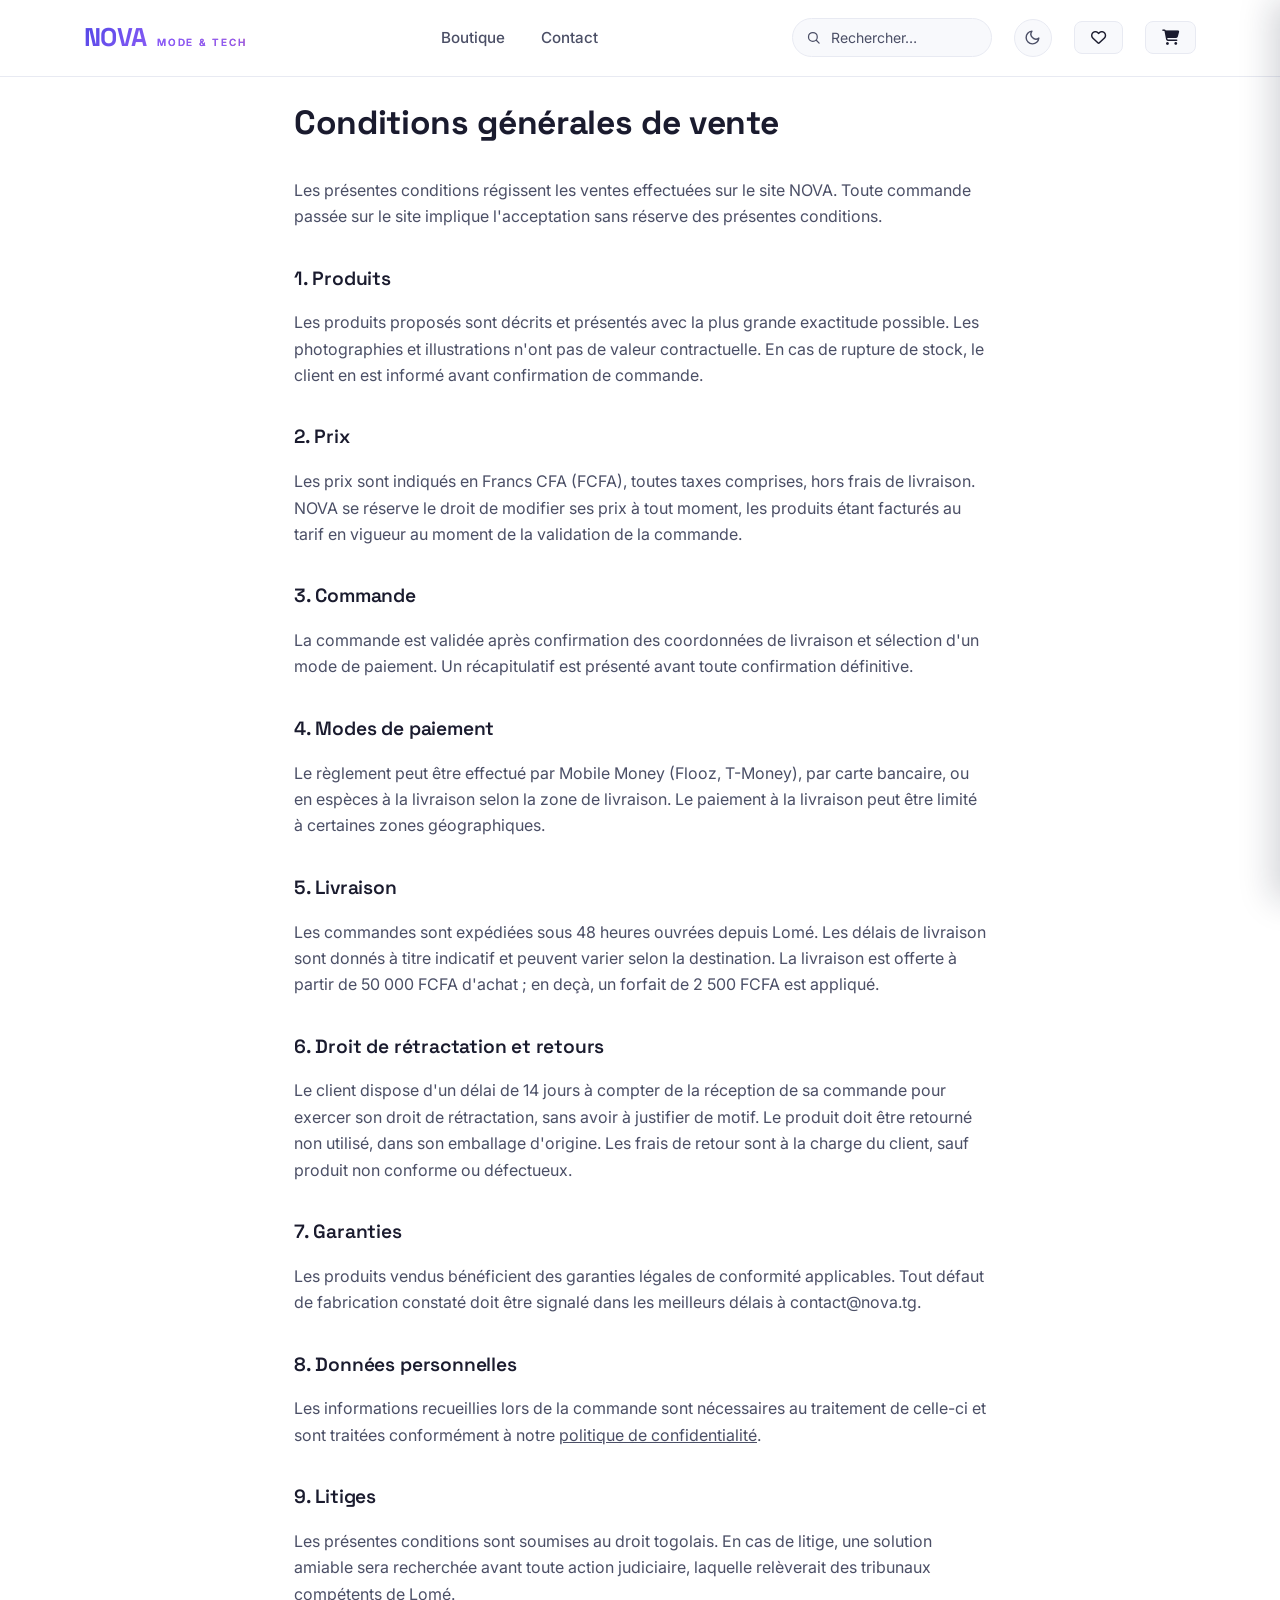
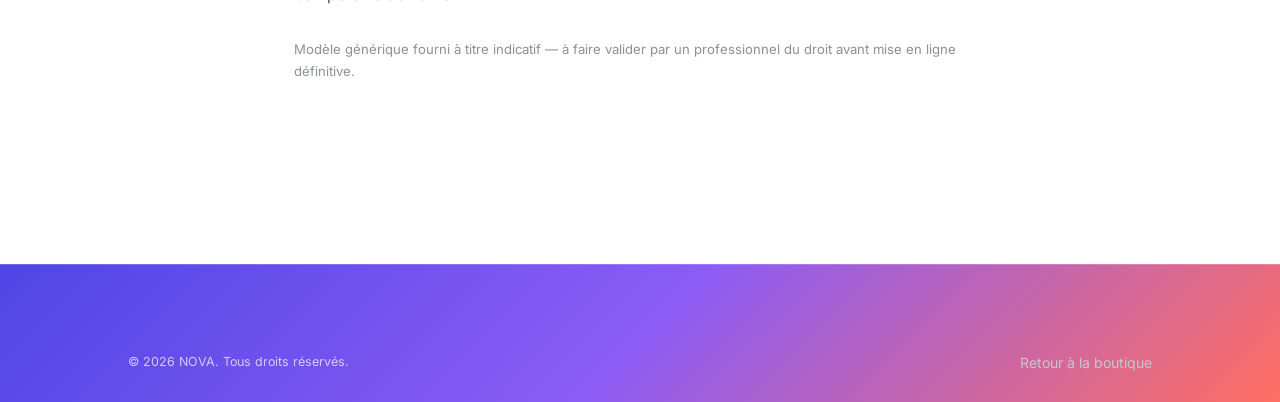
<file: cgv.html>
<!DOCTYPE html>
<html lang="fr">
<head>
<meta charset="UTF-8">
<meta name="viewport" content="width=device-width, initial-scale=1.0">
<title>Conditions générales de vente — NOVA</title>
<link rel="stylesheet" href="css/style.css">
<!-- v5 : favicon + Open Graph (partage WhatsApp / Facebook / X) -->
<link rel="icon" type="image/svg+xml" href="favicon.svg">
<link rel="icon" type="image/png" sizes="32x32" href="favicon-32.png">
<link rel="apple-touch-icon" sizes="180x180" href="apple-touch-icon.png">
<meta property="og:type" content="website">
<meta property="og:site_name" content="NOVA — Mode &amp; Tech">
<meta property="og:title" content="NOVA — Mode & Tech pour la ville">
<meta property="og:description" content="Mode urbaine et tech du quotidien : vêtements, accessoires, smartphones et montres connectées. Livraison rapide depuis Lomé, Togo. Paiement Mobile Money, carte ou à la livraison.">
<meta property="og:image" content="https://majestic-khapse-fc0d25.netlify.app/og-image.png">
<meta property="og:image:width" content="1200">
<meta property="og:image:height" content="630">
<meta property="og:url" content="https://majestic-khapse-fc0d25.netlify.app/index.html">
<meta property="og:locale" content="fr_FR">
<meta name="twitter:card" content="summary_large_image">
<meta name="twitter:title" content="NOVA — Mode & Tech pour la ville">
<meta name="twitter:description" content="Mode urbaine et tech du quotidien : vêtements, accessoires, smartphones et montres connectées. Livraison rapide depuis Lomé, Togo. Paiement Mobile Money, carte ou à la livraison.">
<meta name="twitter:image" content="https://majestic-khapse-fc0d25.netlify.app/og-image.png">
<!-- Google tag (gtag.js) -->
<script async src="https://www.googletagmanager.com/gtag/js?id=G-C248112KW1"></script>
<script>
  window.dataLayer = window.dataLayer || [];
  function gtag(){dataLayer.push(arguments);}
  gtag('js', new Date());

  gtag('config', 'G-C248112KW1');
</script>
<link rel="stylesheet" href="https://cdnjs.cloudflare.com/ajax/libs/font-awesome/6.4.0/css/all.min.css">
<!-- v6 : PWA — site installable sur mobile (icône écran d'accueil + mode plein écran) -->
<meta name="theme-color" content="#4F46E5">
<link rel="manifest" href="manifest.json">
<meta name="apple-mobile-web-app-capable" content="yes">
<meta name="apple-mobile-web-app-status-bar-style" content="default">
<meta name="apple-mobile-web-app-title" content="NOVA">
<script src="js/theme.js"></script>
</head>
<body>

<header class="entete">
  <div class="nav enveloppe">
    <a href="index.html" class="logo">NOVA<span>MODE &amp; TECH</span></a>
    <nav class="nav-liens">
      <a href="index.html">Boutique</a>
      <a href="contact.html">Contact</a>
    </nav>
    <div class="nav-actions">
      <form class="recherche-form" role="search" action="index.html" method="get" data-recherche>
        <input type="search" class="recherche-input" name="q" placeholder="Rechercher…" aria-label="Rechercher un produit" autocomplete="off">
      </form>
      <button type="button" class="bouton-theme" data-bascule-theme aria-label="Basculer le mode sombre / clair" title="Mode sombre / clair"><svg class="icone-lune" viewBox="0 0 24 24" width="17" height="17" fill="none" stroke="currentColor" stroke-width="2" stroke-linecap="round" stroke-linejoin="round" aria-hidden="true"><path d="M21 12.79A9 9 0 1 1 11.21 3 7 7 0 0 0 21 12.79z"/></svg><svg class="icone-soleil" viewBox="0 0 24 24" width="17" height="17" fill="none" stroke="currentColor" stroke-width="2" stroke-linecap="round" aria-hidden="true"><circle cx="12" cy="12" r="4"/><path d="M12 2v2M12 20v2M4.9 4.9l1.4 1.4M17.7 17.7l1.4 1.4M2 12h2M20 12h2M4.9 19.1l1.4-1.4M17.7 6.3l1.4-1.4"/></svg></button>
      <a href="favoris.html" class="lien-panier"><i class="fa-regular fa-heart"></i> <span class="badge-panier badge-favoris" data-badge-favoris style="display:none;">0</span></a>
      <a href="panier.html" class="lien-panier"><i class="fa-solid fa-cart-shopping"></i> <span class="badge-panier" data-badge-panier style="display:none;">0</span></a>
      <button type="button" class="bouton-menu" id="bouton-menu-ouvrir" aria-label="Ouvrir le menu">
        <span></span><span></span><span></span>
      </button>
    </div>
  </div>
</header>

<div class="page-contenu">
  <h1>Conditions générales de vente</h1>
  <p>Les présentes conditions régissent les ventes effectuées sur le site NOVA. Toute commande passée sur le site implique l'acceptation sans réserve des présentes conditions.</p>

  <h2>1. Produits</h2>
  <p>Les produits proposés sont décrits et présentés avec la plus grande exactitude possible. Les photographies et illustrations n'ont pas de valeur contractuelle. En cas de rupture de stock, le client en est informé avant confirmation de commande.</p>

  <h2>2. Prix</h2>
  <p>Les prix sont indiqués en Francs CFA (FCFA), toutes taxes comprises, hors frais de livraison. NOVA se réserve le droit de modifier ses prix à tout moment, les produits étant facturés au tarif en vigueur au moment de la validation de la commande.</p>

  <h2>3. Commande</h2>
  <p>La commande est validée après confirmation des coordonnées de livraison et sélection d'un mode de paiement. Un récapitulatif est présenté avant toute confirmation définitive.</p>

  <h2>4. Modes de paiement</h2>
  <p>Le règlement peut être effectué par Mobile Money (Flooz, T-Money), par carte bancaire, ou en espèces à la livraison selon la zone de livraison. Le paiement à la livraison peut être limité à certaines zones géographiques.</p>

  <h2>5. Livraison</h2>
  <p>Les commandes sont expédiées sous 48 heures ouvrées depuis Lomé. Les délais de livraison sont donnés à titre indicatif et peuvent varier selon la destination. La livraison est offerte à partir de 50 000 FCFA d'achat ; en deçà, un forfait de 2 500 FCFA est appliqué.</p>

  <h2>6. Droit de rétractation et retours</h2>
  <p>Le client dispose d'un délai de 14 jours à compter de la réception de sa commande pour exercer son droit de rétractation, sans avoir à justifier de motif. Le produit doit être retourné non utilisé, dans son emballage d'origine. Les frais de retour sont à la charge du client, sauf produit non conforme ou défectueux.</p>

  <h2>7. Garanties</h2>
  <p>Les produits vendus bénéficient des garanties légales de conformité applicables. Tout défaut de fabrication constaté doit être signalé dans les meilleurs délais à contact@nova.tg.</p>

  <h2>8. Données personnelles</h2>
  <p>Les informations recueillies lors de la commande sont nécessaires au traitement de celle-ci et sont traitées conformément à notre <a href="confidentialite.html" style="text-decoration:underline;">politique de confidentialité</a>.</p>

  <h2>9. Litiges</h2>
  <p>Les présentes conditions sont soumises au droit togolais. En cas de litige, une solution amiable sera recherchée avant toute action judiciaire, laquelle relèverait des tribunaux compétents de Lomé.</p>

  <p style="margin-top:32px; font-size:0.82rem; color:#8a9096;">Modèle générique fourni à titre indicatif — à faire valider par un professionnel du droit avant mise en ligne définitive.</p>
</div>

<footer class="pied">
  <div class="enveloppe pied-bas" style="border-top:none;">
     <span>© 2026 NOVA. Tous droits réservés.</span>
    <span><a href="index.html" style="color:#c3c8cc;">Retour à la boutique</a></span>
  </div>
</footer>
<script src="js/panier.js"></script>
<script src="js/boutique.js"></script>
<script src="js/effets.js"></script>
<script src="js/menu.js"></script>
</body>
</html>
</file>
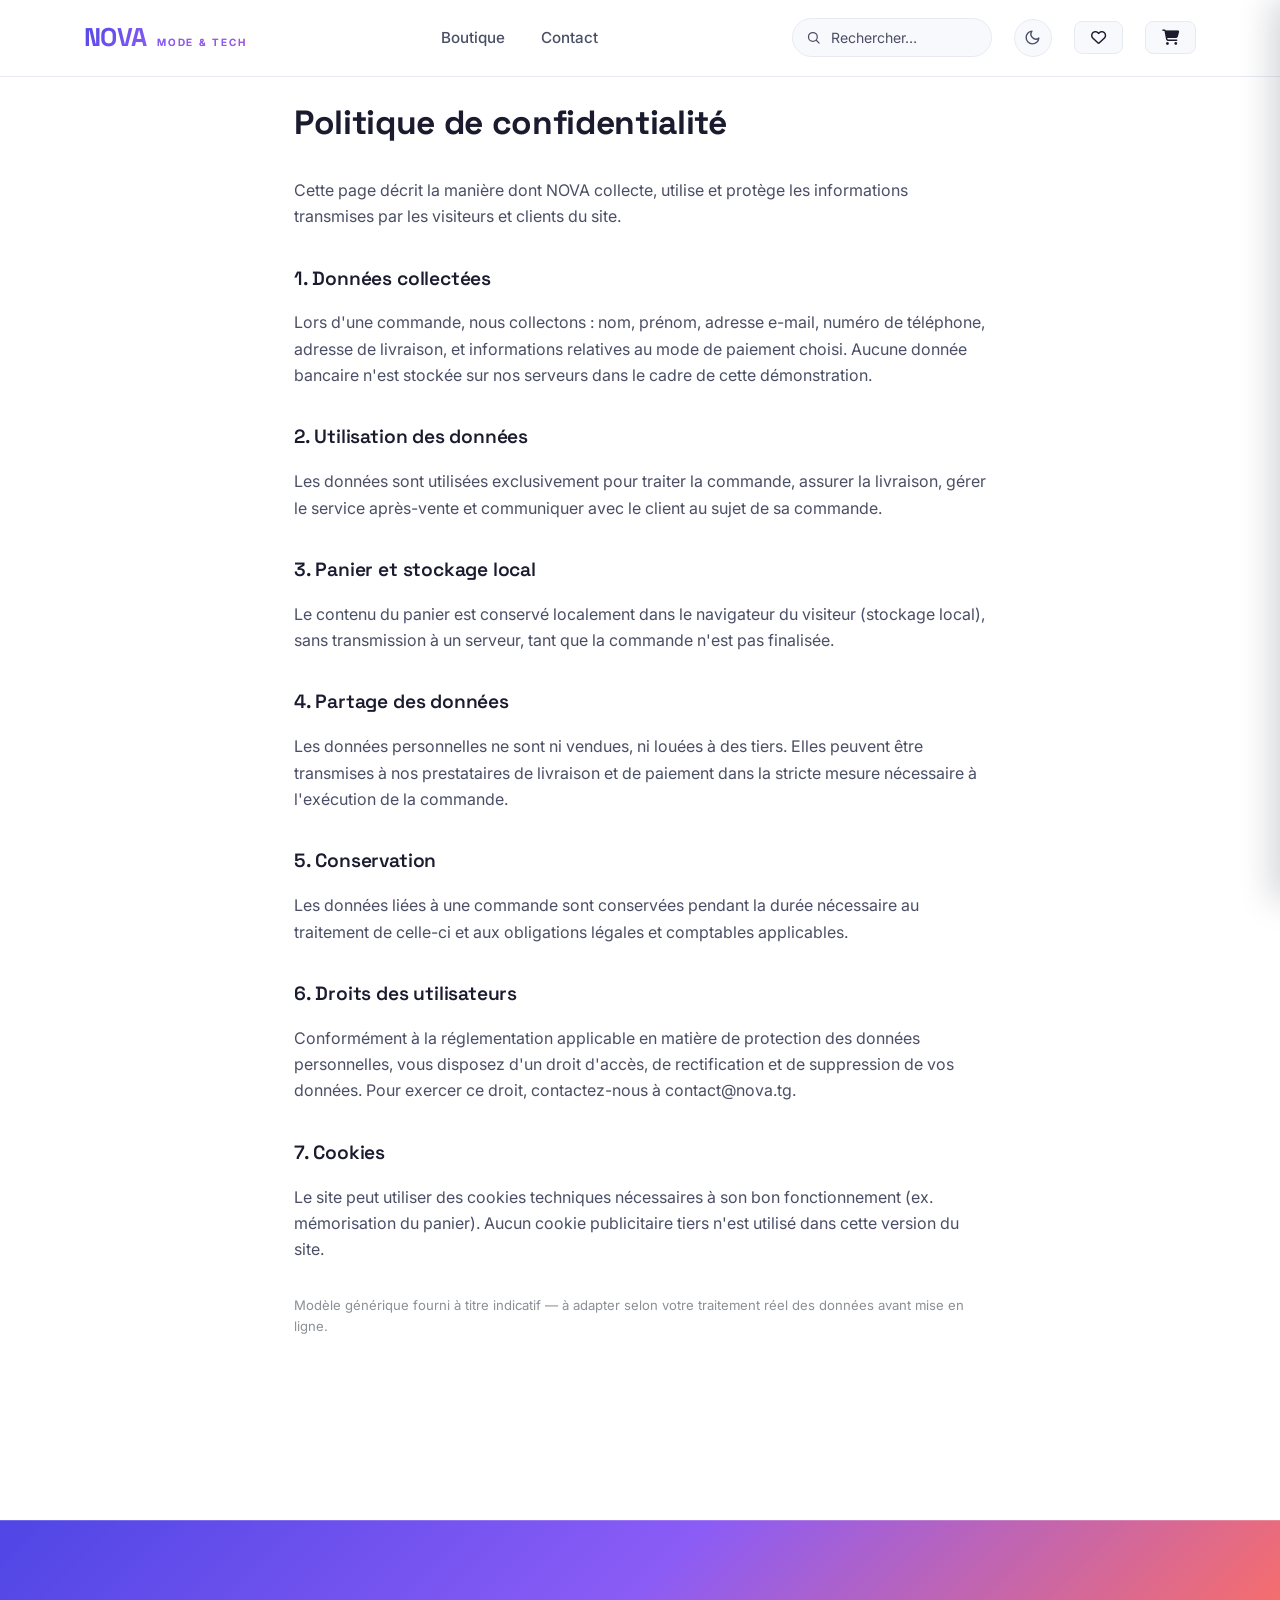
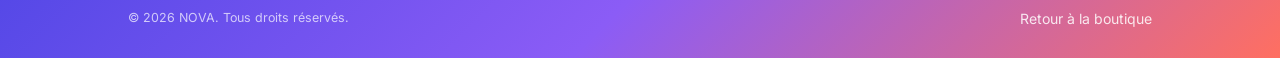
<file: confidentialite.html>
<!DOCTYPE html>
<html lang="fr">
<head>
<meta charset="UTF-8">
<meta name="viewport" content="width=device-width, initial-scale=1.0">
<title>Politique de confidentialité — NOVA</title>
<link rel="stylesheet" href="css/style.css">
<!-- v5 : favicon + Open Graph (partage WhatsApp / Facebook / X) -->
<link rel="icon" type="image/svg+xml" href="favicon.svg">
<link rel="icon" type="image/png" sizes="32x32" href="favicon-32.png">
<link rel="apple-touch-icon" sizes="180x180" href="apple-touch-icon.png">
<meta property="og:type" content="website">
<meta property="og:site_name" content="NOVA — Mode &amp; Tech">
<meta property="og:title" content="NOVA — Mode & Tech pour la ville">
<meta property="og:description" content="Mode urbaine et tech du quotidien : vêtements, accessoires, smartphones et montres connectées. Livraison rapide depuis Lomé, Togo. Paiement Mobile Money, carte ou à la livraison.">
<meta property="og:image" content="https://majestic-khapse-fc0d25.netlify.app/og-image.png">
<meta property="og:image:width" content="1200">
<meta property="og:image:height" content="630">
<meta property="og:url" content="https://majestic-khapse-fc0d25.netlify.app/index.html">
<meta property="og:locale" content="fr_FR">
<meta name="twitter:card" content="summary_large_image">
<meta name="twitter:title" content="NOVA — Mode & Tech pour la ville">
<meta name="twitter:description" content="Mode urbaine et tech du quotidien : vêtements, accessoires, smartphones et montres connectées. Livraison rapide depuis Lomé, Togo. Paiement Mobile Money, carte ou à la livraison.">
<meta name="twitter:image" content="https://majestic-khapse-fc0d25.netlify.app/og-image.png">
<!-- Google tag (gtag.js) -->
<script async src="https://www.googletagmanager.com/gtag/js?id=G-C248112KW1"></script>
<script>
  window.dataLayer = window.dataLayer || [];
  function gtag(){dataLayer.push(arguments);}
  gtag('js', new Date());

  gtag('config', 'G-C248112KW1');
</script>
<link rel="stylesheet" href="https://cdnjs.cloudflare.com/ajax/libs/font-awesome/6.4.0/css/all.min.css">
<!-- v6 : PWA — site installable sur mobile (icône écran d'accueil + mode plein écran) -->
<meta name="theme-color" content="#4F46E5">
<link rel="manifest" href="manifest.json">
<meta name="apple-mobile-web-app-capable" content="yes">
<meta name="apple-mobile-web-app-status-bar-style" content="default">
<meta name="apple-mobile-web-app-title" content="NOVA">
<script src="js/theme.js"></script>
</head>
<body>

<header class="entete">
  <div class="nav enveloppe">
    <a href="index.html" class="logo">NOVA<span>MODE &amp; TECH</span></a>
    <nav class="nav-liens">
      <a href="index.html">Boutique</a>
      <a href="contact.html">Contact</a>
    </nav>
    <div class="nav-actions">
      <form class="recherche-form" role="search" action="index.html" method="get" data-recherche>
        <input type="search" class="recherche-input" name="q" placeholder="Rechercher…" aria-label="Rechercher un produit" autocomplete="off">
      </form>
      <button type="button" class="bouton-theme" data-bascule-theme aria-label="Basculer le mode sombre / clair" title="Mode sombre / clair"><svg class="icone-lune" viewBox="0 0 24 24" width="17" height="17" fill="none" stroke="currentColor" stroke-width="2" stroke-linecap="round" stroke-linejoin="round" aria-hidden="true"><path d="M21 12.79A9 9 0 1 1 11.21 3 7 7 0 0 0 21 12.79z"/></svg><svg class="icone-soleil" viewBox="0 0 24 24" width="17" height="17" fill="none" stroke="currentColor" stroke-width="2" stroke-linecap="round" aria-hidden="true"><circle cx="12" cy="12" r="4"/><path d="M12 2v2M12 20v2M4.9 4.9l1.4 1.4M17.7 17.7l1.4 1.4M2 12h2M20 12h2M4.9 19.1l1.4-1.4M17.7 6.3l1.4-1.4"/></svg></button>
      <a href="favoris.html" class="lien-panier"><i class="fa-regular fa-heart"></i> <span class="badge-panier badge-favoris" data-badge-favoris style="display:none;">0</span></a>
      <a href="panier.html" class="lien-panier"><i class="fa-solid fa-cart-shopping"></i> <span class="badge-panier" data-badge-panier style="display:none;">0</span></a>
      <button type="button" class="bouton-menu" id="bouton-menu-ouvrir" aria-label="Ouvrir le menu">
        <span></span><span></span><span></span>
      </button>
    </div>
  </div>
</header>

<div class="page-contenu">
  <h1>Politique de confidentialité</h1>
  <p>Cette page décrit la manière dont NOVA collecte, utilise et protège les informations transmises par les visiteurs et clients du site.</p>

  <h2>1. Données collectées</h2>
  <p>Lors d'une commande, nous collectons : nom, prénom, adresse e-mail, numéro de téléphone, adresse de livraison, et informations relatives au mode de paiement choisi. Aucune donnée bancaire n'est stockée sur nos serveurs dans le cadre de cette démonstration.</p>

  <h2>2. Utilisation des données</h2>
  <p>Les données sont utilisées exclusivement pour traiter la commande, assurer la livraison, gérer le service après-vente et communiquer avec le client au sujet de sa commande.</p>

  <h2>3. Panier et stockage local</h2>
  <p>Le contenu du panier est conservé localement dans le navigateur du visiteur (stockage local), sans transmission à un serveur, tant que la commande n'est pas finalisée.</p>

  <h2>4. Partage des données</h2>
  <p>Les données personnelles ne sont ni vendues, ni louées à des tiers. Elles peuvent être transmises à nos prestataires de livraison et de paiement dans la stricte mesure nécessaire à l'exécution de la commande.</p>

  <h2>5. Conservation</h2>
  <p>Les données liées à une commande sont conservées pendant la durée nécessaire au traitement de celle-ci et aux obligations légales et comptables applicables.</p>

  <h2>6. Droits des utilisateurs</h2>
  <p>Conformément à la réglementation applicable en matière de protection des données personnelles, vous disposez d'un droit d'accès, de rectification et de suppression de vos données. Pour exercer ce droit, contactez-nous à contact@nova.tg.</p>

  <h2>7. Cookies</h2>
  <p>Le site peut utiliser des cookies techniques nécessaires à son bon fonctionnement (ex. mémorisation du panier). Aucun cookie publicitaire tiers n'est utilisé dans cette version du site.</p>

  <p style="margin-top:32px; font-size:0.82rem; color:#8a9096;">Modèle générique fourni à titre indicatif — à adapter selon votre traitement réel des données avant mise en ligne.</p>
</div>

<footer class="pied">
  <div class="enveloppe pied-bas" style="border-top:none;">
    <span>© 2026 NOVA. Tous droits réservés.</span>
    <span><a href="index.html" style="color:rgba(255,255,255,0.85);">Retour à la boutique</a></span>
  </div>
</footer>
<script src="js/panier.js"></script>
<script src="js/boutique.js"></script>
<script src="js/effets.js"></script>
<script src="js/menu.js"></script>
</body>
</html>
</file>
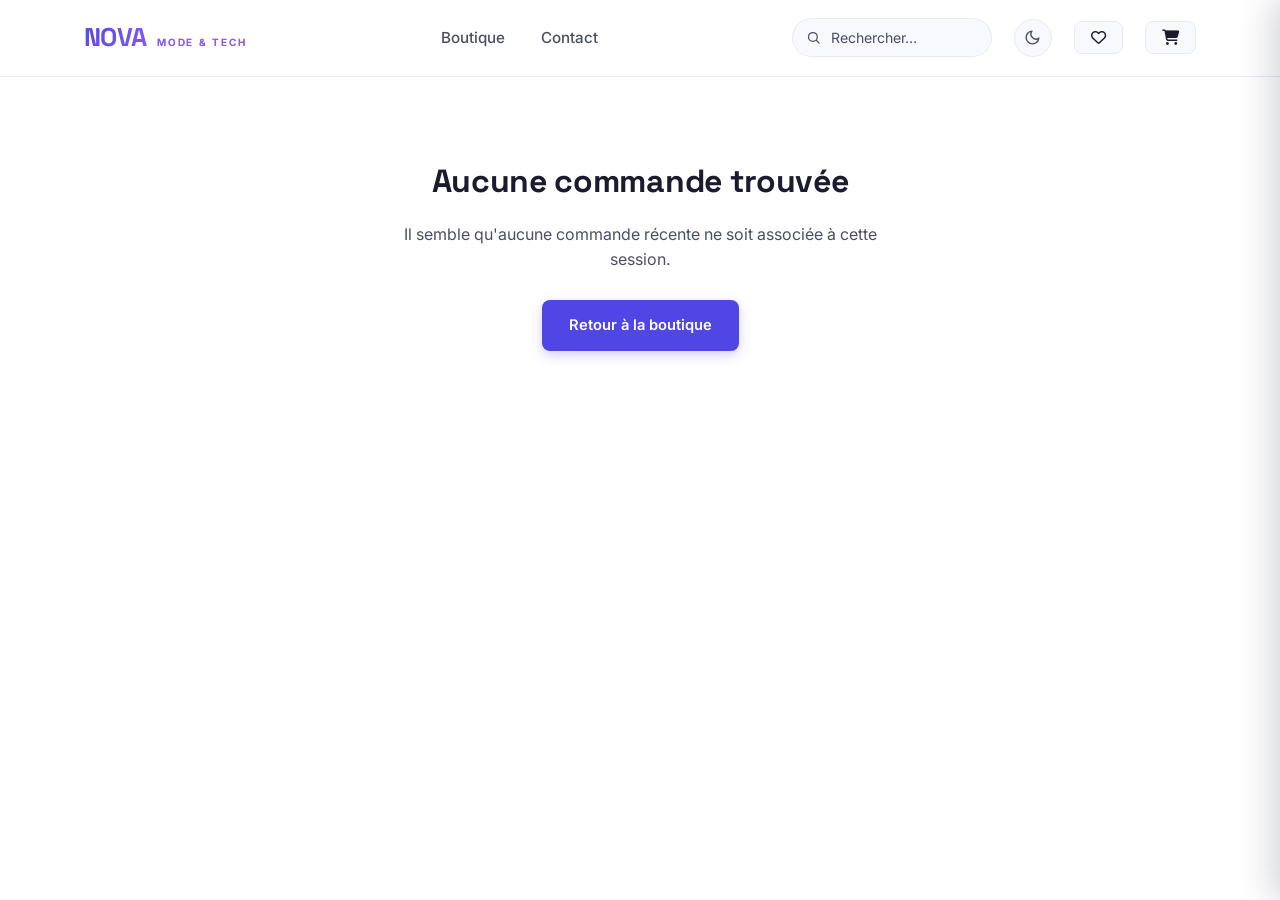
<file: confirmation.html>
<!DOCTYPE html>
<html lang="fr">
<head>
<meta charset="UTF-8">
<meta name="viewport" content="width=device-width, initial-scale=1.0">
<title>Commande confirmée — NOVA</title>
<link rel="stylesheet" href="css/style.css">
<!-- v5 : favicon + Open Graph (partage WhatsApp / Facebook / X) -->
<link rel="icon" type="image/svg+xml" href="favicon.svg">
<link rel="icon" type="image/png" sizes="32x32" href="favicon-32.png">
<link rel="apple-touch-icon" sizes="180x180" href="apple-touch-icon.png">
<meta property="og:type" content="website">
<meta property="og:site_name" content="NOVA — Mode &amp; Tech">
<meta property="og:title" content="NOVA — Mode & Tech pour la ville">
<meta property="og:description" content="Mode urbaine et tech du quotidien : vêtements, accessoires, smartphones et montres connectées. Livraison rapide depuis Lomé, Togo. Paiement Mobile Money, carte ou à la livraison.">
<meta property="og:image" content="https://majestic-khapse-fc0d25.netlify.app/og-image.png">
<meta property="og:image:width" content="1200">
<meta property="og:image:height" content="630">
<meta property="og:url" content="https://majestic-khapse-fc0d25.netlify.app/index.html">
<meta property="og:locale" content="fr_FR">
<meta name="twitter:card" content="summary_large_image">
<meta name="twitter:title" content="NOVA — Mode & Tech pour la ville">
<meta name="twitter:description" content="Mode urbaine et tech du quotidien : vêtements, accessoires, smartphones et montres connectées. Livraison rapide depuis Lomé, Togo. Paiement Mobile Money, carte ou à la livraison.">
<meta name="twitter:image" content="https://majestic-khapse-fc0d25.netlify.app/og-image.png">
<!-- Google tag (gtag.js) -->
<script async src="https://www.googletagmanager.com/gtag/js?id=G-C248112KW1"></script>
<script>
  window.dataLayer = window.dataLayer || [];
  function gtag(){dataLayer.push(arguments);}
  gtag('js', new Date());

  gtag('config', 'G-C248112KW1');
</script>
<link rel="stylesheet" href="https://cdnjs.cloudflare.com/ajax/libs/font-awesome/6.4.0/css/all.min.css">
<!-- v6 : PWA — site installable sur mobile (icône écran d'accueil + mode plein écran) -->
<meta name="theme-color" content="#4F46E5">
<link rel="manifest" href="manifest.json">
<meta name="apple-mobile-web-app-capable" content="yes">
<meta name="apple-mobile-web-app-status-bar-style" content="default">
<meta name="apple-mobile-web-app-title" content="NOVA">
<script src="js/theme.js"></script>
</head>
<body>

<header class="entete">
  <div class="nav enveloppe">
    <a href="index.html" class="logo">NOVA<span>MODE &amp; TECH</span></a>
    <nav class="nav-liens">
      <a href="index.html">Boutique</a>
      <a href="contact.html">Contact</a>
    </nav>
    <div class="nav-actions">
      <form class="recherche-form" role="search" action="index.html" method="get" data-recherche>
        <input type="search" class="recherche-input" name="q" placeholder="Rechercher…" aria-label="Rechercher un produit" autocomplete="off">
      </form>
      <button type="button" class="bouton-theme" data-bascule-theme aria-label="Basculer le mode sombre / clair" title="Mode sombre / clair"><svg class="icone-lune" viewBox="0 0 24 24" width="17" height="17" fill="none" stroke="currentColor" stroke-width="2" stroke-linecap="round" stroke-linejoin="round" aria-hidden="true"><path d="M21 12.79A9 9 0 1 1 11.21 3 7 7 0 0 0 21 12.79z"/></svg><svg class="icone-soleil" viewBox="0 0 24 24" width="17" height="17" fill="none" stroke="currentColor" stroke-width="2" stroke-linecap="round" aria-hidden="true"><circle cx="12" cy="12" r="4"/><path d="M12 2v2M12 20v2M4.9 4.9l1.4 1.4M17.7 17.7l1.4 1.4M2 12h2M20 12h2M4.9 19.1l1.4-1.4M17.7 6.3l1.4-1.4"/></svg></button>
      <a href="favoris.html" class="lien-panier"><i class="fa-regular fa-heart"></i> <span class="badge-panier badge-favoris" data-badge-favoris style="display:none;">0</span></a>
      <a href="panier.html" class="lien-panier"><i class="fa-solid fa-cart-shopping"></i> <span class="badge-panier" data-badge-panier style="display:none;">0</span></a>
      <button type="button" class="bouton-menu" id="bouton-menu-ouvrir" aria-label="Ouvrir le menu">
        <span></span><span></span><span></span>
      </button>
    </div>
  </div>
</header>

<div class="confirmation" id="zone-confirmation"></div>

<script src="js/panier.js"></script>
<script src="js/boutique.js"></script>
<script src="js/effets.js"></script>
<script src="js/menu.js"></script>
<script>
  const brut = sessionStorage.getItem("nova_derniere_commande");
  const zone = document.getElementById("zone-confirmation");

  const methodes = {
    mobile: "Mobile Money",
    carte: "Carte bancaire",
    livraison: "Paiement à la livraison"
  };

  if (!brut) {
    zone.innerHTML = `
      <h1>Aucune commande trouvée</h1>
      <p>Il semble qu'aucune commande récente ne soit associée à cette session.</p>
      <a href="index.html" class="bouton bouton-primaire" style="margin-top:20px; display:inline-flex;">Retour à la boutique</a>`;
  } else {
    const commande = JSON.parse(brut);
    zone.innerHTML = `
      <div class="marque-ok">✓</div>
      <h1>Merci, ${commande.client.trim() || "votre commande a été reçue"} !</h1>
      <p>Votre commande a bien été enregistrée. Un e-mail de confirmation sera envoyé à ${commande.email}.</p>
      <div class="num-commande">Commande n° ${commande.numero}</div>
      <p>Montant total : <strong>${commande.total.toLocaleString("fr-FR")} FCFA</strong> — Paiement : ${methodes[commande.methode] || commande.methode}</p>
      <p style="margin-top:24px; font-size:0.85rem; color:var(--encre-doux);">Démonstration locale : aucune transaction réelle n'a été effectuée.</p>
      <a href="index.html" class="bouton bouton-primaire" style="margin-top:24px; display:inline-flex;">Continuer mes achats</a>`;
  }
</script>
</body>
</html>
</file>
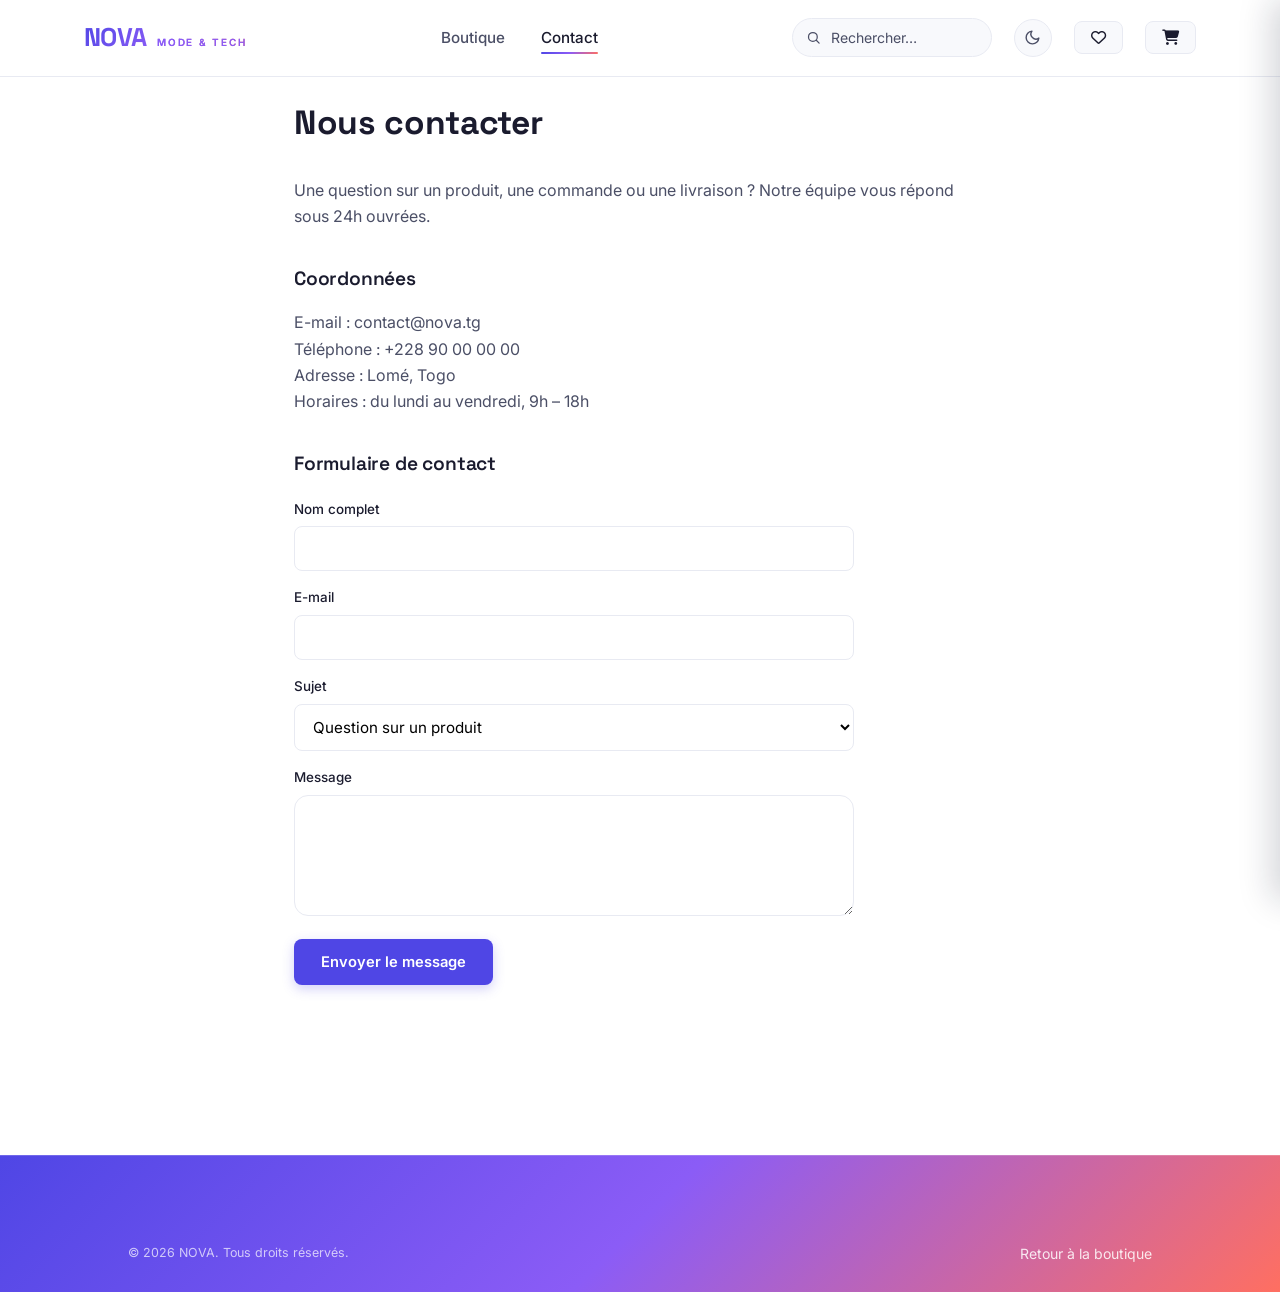
<file: contact.html>
<!DOCTYPE html>
<html lang="fr">
<head>
<meta charset="UTF-8">
<meta name="viewport" content="width=device-width, initial-scale=1.0">
<title>Contact — NOVA</title>
<link rel="stylesheet" href="css/style.css">
<!-- v5 : favicon + Open Graph (partage WhatsApp / Facebook / X) -->
<link rel="icon" type="image/svg+xml" href="favicon.svg">
<link rel="icon" type="image/png" sizes="32x32" href="favicon-32.png">
<link rel="apple-touch-icon" sizes="180x180" href="apple-touch-icon.png">
<meta property="og:type" content="website">
<meta property="og:site_name" content="NOVA — Mode &amp; Tech">
<meta property="og:title" content="NOVA — Mode & Tech pour la ville">
<meta property="og:description" content="Mode urbaine et tech du quotidien : vêtements, accessoires, smartphones et montres connectées. Livraison rapide depuis Lomé, Togo. Paiement Mobile Money, carte ou à la livraison.">
<meta property="og:image" content="https://majestic-khapse-fc0d25.netlify.app/og-image.png">
<meta property="og:image:width" content="1200">
<meta property="og:image:height" content="630">
<meta property="og:url" content="https://majestic-khapse-fc0d25.netlify.app/index.html">
<meta property="og:locale" content="fr_FR">
<meta name="twitter:card" content="summary_large_image">
<meta name="twitter:title" content="NOVA — Mode & Tech pour la ville">
<meta name="twitter:description" content="Mode urbaine et tech du quotidien : vêtements, accessoires, smartphones et montres connectées. Livraison rapide depuis Lomé, Togo. Paiement Mobile Money, carte ou à la livraison.">
<meta name="twitter:image" content="https://majestic-khapse-fc0d25.netlify.app/og-image.png">
<!-- Google tag (gtag.js) -->
<script async src="https://www.googletagmanager.com/gtag/js?id=G-C248112KW1"></script>
<script>
  window.dataLayer = window.dataLayer || [];
  function gtag(){dataLayer.push(arguments);}
  gtag('js', new Date());

  gtag('config', 'G-C248112KW1');
</script>
<link rel="stylesheet" href="https://cdnjs.cloudflare.com/ajax/libs/font-awesome/6.4.0/css/all.min.css">
<!-- v6 : PWA — site installable sur mobile (icône écran d'accueil + mode plein écran) -->
<meta name="theme-color" content="#4F46E5">
<link rel="manifest" href="manifest.json">
<meta name="apple-mobile-web-app-capable" content="yes">
<meta name="apple-mobile-web-app-status-bar-style" content="default">
<meta name="apple-mobile-web-app-title" content="NOVA">
<script src="js/theme.js"></script>
</head>
<body>

<header class="entete">
  <div class="nav enveloppe">
    <a href="index.html" class="logo">NOVA<span>MODE &amp; TECH</span></a>
    <nav class="nav-liens">
      <a href="index.html">Boutique</a>
      <a href="contact.html" class="actif">Contact</a>
    </nav>
    <div class="nav-actions">
      <form class="recherche-form" role="search" action="index.html" method="get" data-recherche>
        <input type="search" class="recherche-input" name="q" placeholder="Rechercher…" aria-label="Rechercher un produit" autocomplete="off">
      </form>
      <button type="button" class="bouton-theme" data-bascule-theme aria-label="Basculer le mode sombre / clair" title="Mode sombre / clair"><svg class="icone-lune" viewBox="0 0 24 24" width="17" height="17" fill="none" stroke="currentColor" stroke-width="2" stroke-linecap="round" stroke-linejoin="round" aria-hidden="true"><path d="M21 12.79A9 9 0 1 1 11.21 3 7 7 0 0 0 21 12.79z"/></svg><svg class="icone-soleil" viewBox="0 0 24 24" width="17" height="17" fill="none" stroke="currentColor" stroke-width="2" stroke-linecap="round" aria-hidden="true"><circle cx="12" cy="12" r="4"/><path d="M12 2v2M12 20v2M4.9 4.9l1.4 1.4M17.7 17.7l1.4 1.4M2 12h2M20 12h2M4.9 19.1l1.4-1.4M17.7 6.3l1.4-1.4"/></svg></button>
      <a href="favoris.html" class="lien-panier"><i class="fa-regular fa-heart"></i> <span class="badge-panier badge-favoris" data-badge-favoris style="display:none;">0</span></a>
      <a href="panier.html" class="lien-panier"><i class="fa-solid fa-cart-shopping"></i> <span class="badge-panier" data-badge-panier style="display:none;">0</span></a>
      <button type="button" class="bouton-menu" id="bouton-menu-ouvrir" aria-label="Ouvrir le menu">
        <span></span><span></span><span></span>
      </button>
    </div>
  </div>
</header>

<div class="page-contenu">
  <h1>Nous contacter</h1>
  <p>Une question sur un produit, une commande ou une livraison ? Notre équipe vous répond sous 24h ouvrées.</p>

  <h2>Coordonnées</h2>
  <p>
    E-mail : contact@nova.tg<br>
    Téléphone : +228 90 00 00 00<br>
    Adresse : Lomé, Togo<br>
    Horaires : du lundi au vendredi, 9h – 18h
  </p>

  <h2>Formulaire de contact</h2>
 <form name="contact" method="POST" data-netlify="true" class="formulaire-contact" id="form-contact">
    <input type="hidden" name="form-name" value="contact">

    <div class="champ">
        <label for="c-nom">Nom complet</label>
        <input type="text" id="c-nom" name="nom" required>
    </div>

    <div class="champ">
        <label for="c-email">E-mail</label>
        <input type="email" id="c-email" name="email" required>
    </div>

    <div class="champ">
        <label for="c-sujet">Sujet</label>
        <select id="c-sujet" name="sujet">
            <option>Question sur un produit</option>
            <option>Suivi de commande</option>
            <option>Retour / échange</option>
            <option>Autre</option>
        </select>
    </div>

    <div class="champ">
        <label for="c-message">Message</label>
        <textarea id="c-message" name="message" required rows="5" style="width:100%; padding:12px 14px; border:1px solid var(--ligne); border-radius:var(--radius); font-family:inherit; font-size:0.95rem;"></textarea>
    </div>

    <button type="submit" class="bouton bouton-primaire">Envoyer le message</button>
    <p id="confirmation-contact" style="display:none; margin-top:16px; color:var(--vert); font-size:0.9rem; font-weight:500;">Merci, votre message a bien été enregistré.</p>
</form>
</div>

<footer class="pied">
  <div class="enveloppe pied-bas" style="border-top:none;">
    <span>© 2026 NOVA. Tous droits réservés.</span>
    <span><a href="index.html" style="color:rgba(255,255,255,0.85);">Retour à la boutique</a></span>
  </div>
</footer>
<script src="js/panier.js"></script>
<script src="js/boutique.js"></script>
<script src="js/effets.js"></script>
<script src="js/menu.js"></script>
<script>
  document.getElementById("form-contact").addEventListener("submit", function(e){
    e.preventDefault();
    document.getElementById("confirmation-contact").style.display = "block";
    e.target.reset();
  });
</script>
</body>
</html>
</file>
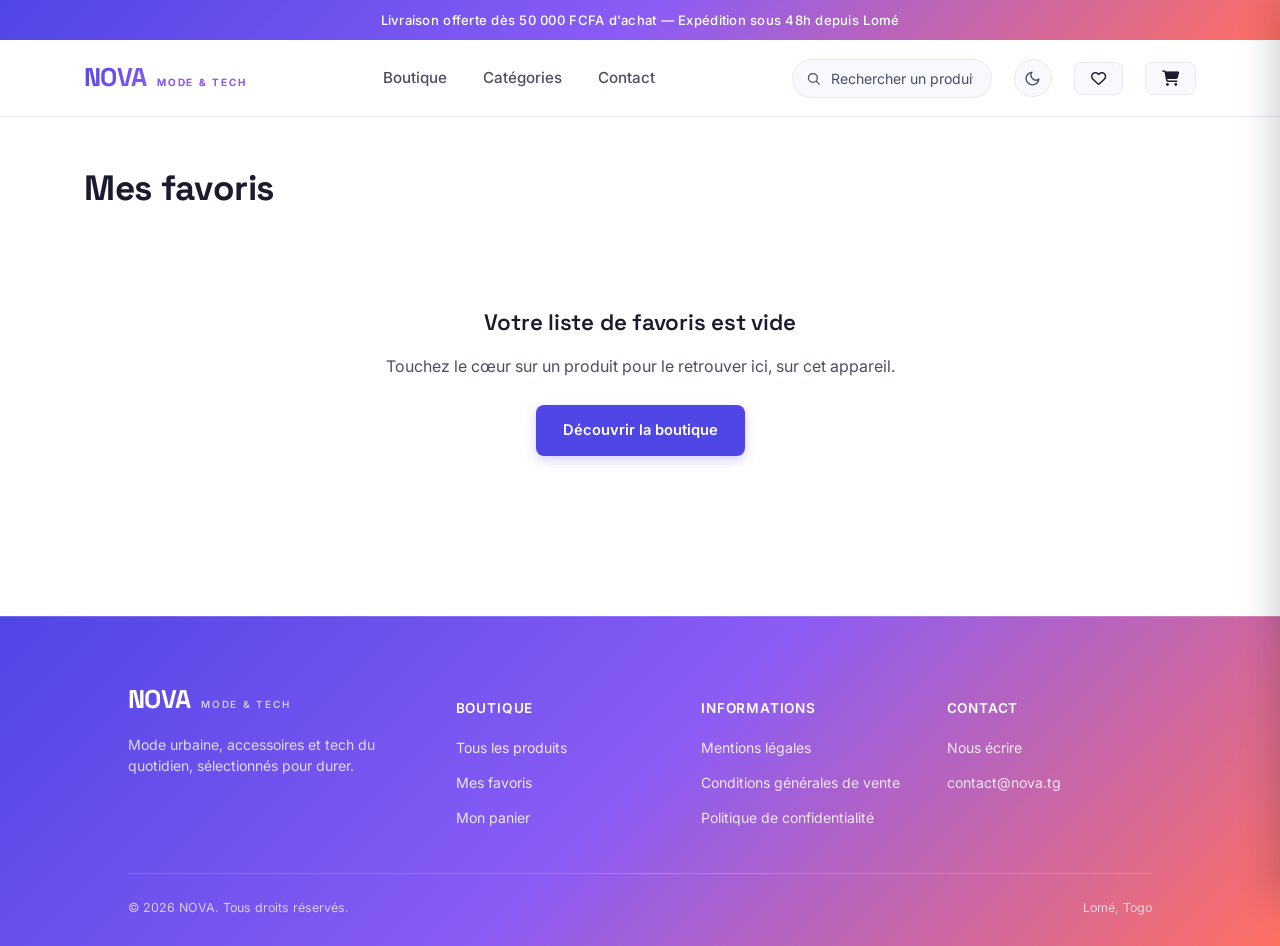
<file: favoris.html>
<!DOCTYPE html>
<html lang="fr">
<head>
<meta charset="UTF-8">
<meta name="viewport" content="width=device-width, initial-scale=1.0">
<title>Mes favoris — NOVA</title>
<link rel="stylesheet" href="css/style.css">
<!-- v5 : favicon + Open Graph (partage WhatsApp / Facebook / X) -->
<link rel="icon" type="image/svg+xml" href="favicon.svg">
<link rel="icon" type="image/png" sizes="32x32" href="favicon-32.png">
<link rel="apple-touch-icon" sizes="180x180" href="apple-touch-icon.png">
<meta property="og:type" content="website">
<meta property="og:site_name" content="NOVA — Mode &amp; Tech">
<meta property="og:title" content="NOVA — Mode & Tech pour la ville">
<meta property="og:description" content="Mode urbaine et tech du quotidien : vêtements, accessoires, smartphones et montres connectées. Livraison rapide depuis Lomé, Togo. Paiement Mobile Money, carte ou à la livraison.">
<meta property="og:image" content="https://majestic-khapse-fc0d25.netlify.app/og-image.png">
<meta property="og:image:width" content="1200">
<meta property="og:image:height" content="630">
<meta property="og:url" content="https://majestic-khapse-fc0d25.netlify.app/index.html">
<meta property="og:locale" content="fr_FR">
<meta name="twitter:card" content="summary_large_image">
<meta name="twitter:title" content="NOVA — Mode & Tech pour la ville">
<meta name="twitter:description" content="Mode urbaine et tech du quotidien : vêtements, accessoires, smartphones et montres connectées. Livraison rapide depuis Lomé, Togo. Paiement Mobile Money, carte ou à la livraison.">
<meta name="twitter:image" content="https://majestic-khapse-fc0d25.netlify.app/og-image.png">
<!-- Google tag (gtag.js) -->
<script async src="https://www.googletagmanager.com/gtag/js?id=G-C248112KW1"></script>
<script>
  window.dataLayer = window.dataLayer || [];
  function gtag(){dataLayer.push(arguments);}
  gtag('js', new Date());

  gtag('config', 'G-C248112KW1');
</script>
<link rel="stylesheet" href="https://cdnjs.cloudflare.com/ajax/libs/font-awesome/6.4.0/css/all.min.css">
<!-- v6 : PWA — site installable sur mobile (icône écran d'accueil + mode plein écran) -->
<meta name="theme-color" content="#4F46E5">
<link rel="manifest" href="manifest.json">
<meta name="apple-mobile-web-app-capable" content="yes">
<meta name="apple-mobile-web-app-status-bar-style" content="default">
<meta name="apple-mobile-web-app-title" content="NOVA">
<script src="js/theme.js"></script>
</head>
<body>

<header class="entete">
  <div class="barre-annonce">Livraison offerte dès 50 000 FCFA d'achat — Expédition sous 48h depuis Lomé</div>
  <div class="nav enveloppe">
    <a href="index.html" class="logo">NOVA<span>MODE &amp; TECH</span></a>
    <nav class="nav-liens">
      <a href="index.html">Boutique</a>
      <a href="index.html#categories">Catégories</a>
      <a href="contact.html">Contact</a>
    </nav>
    <div class="nav-actions">
      <form class="recherche-form" role="search" action="index.html" method="get" data-recherche>
        <input type="search" class="recherche-input" name="q" placeholder="Rechercher un produit…" aria-label="Rechercher un produit" autocomplete="off">
      </form>
      <button type="button" class="bouton-theme" data-bascule-theme aria-label="Basculer le mode sombre / clair" title="Mode sombre / clair"><svg class="icone-lune" viewBox="0 0 24 24" width="17" height="17" fill="none" stroke="currentColor" stroke-width="2" stroke-linecap="round" stroke-linejoin="round" aria-hidden="true"><path d="M21 12.79A9 9 0 1 1 11.21 3 7 7 0 0 0 21 12.79z"/></svg><svg class="icone-soleil" viewBox="0 0 24 24" width="17" height="17" fill="none" stroke="currentColor" stroke-width="2" stroke-linecap="round" aria-hidden="true"><circle cx="12" cy="12" r="4"/><path d="M12 2v2M12 20v2M4.9 4.9l1.4 1.4M17.7 17.7l1.4 1.4M2 12h2M20 12h2M4.9 19.1l1.4-1.4M17.7 6.3l1.4-1.4"/></svg></button>
      <a href="favoris.html" class="lien-panier"><i class="fa-regular fa-heart"></i> <span class="badge-panier badge-favoris" data-badge-favoris style="display:none;">0</span></a>
      <a href="panier.html" class="lien-panier"><i class="fa-solid fa-cart-shopping"></i> <span class="badge-panier" data-badge-panier style="display:none;">0</span></a>
      <button type="button" class="bouton-menu" id="bouton-menu-ouvrir" aria-label="Ouvrir le menu">
        <span></span><span></span><span></span>
      </button>
    </div>
  </div>
</header>

<div class="page-titre enveloppe">
  <h1>Mes favoris</h1>
</div>

<div id="contenu-favoris"></div>

<footer class="pied">
  <div class="enveloppe">
    <div class="pied-grille">
      <div class="pied-marque">
        <div class="logo">NOVA<span>MODE &amp; TECH</span></div>
        <p>Mode urbaine, accessoires et tech du quotidien, sélectionnés pour durer.</p>
      </div>
      <div>
        <h4>Boutique</h4>
        <ul><li><a href="index.html#catalogue">Tous les produits</a></li><li><a href="favoris.html">Mes favoris</a></li><li><a href="panier.html">Mon panier</a></li></ul>
      </div>
      <div>
        <h4>Informations</h4>
        <ul><li><a href="mentions-legales.html">Mentions légales</a></li><li><a href="cgv.html">Conditions générales de vente</a></li><li><a href="confidentialite.html">Politique de confidentialité</a></li></ul>
      </div>
      <div>
        <h4>Contact</h4>
        <ul><li><a href="contact.html">Nous écrire</a></li><li><a href="mailto:contact@nova.tg">contact@nova.tg</a></li></ul>
      </div>
    </div>
    <div class="pied-bas"><span>© 2026 NOVA. Tous droits réservés.</span><span>Lomé, Togo</span></div>
  </div>
</footer>

<script src="js/data.js"></script>
<script src="js/icones.js"></script>
<script src="js/panier.js"></script>
<script src="js/boutique.js"></script>
<script src="js/avis.js"></script>
<script src="js/effets.js"></script>
<script src="js/menu.js"></script>
<script>
  /* Sur cette page, retirer un favori retire aussi la carte correspondante. */
  function rafraichirPageFavoris() {
    rendreFavoris();
  }

  function rendreFavoris() {
    const conteneur = document.getElementById("contenu-favoris");
    const produits = lireFavoris().map(getProduitParId).filter(Boolean);

    if (produits.length === 0) {
      conteneur.innerHTML = `
        <div class="panier-vide enveloppe">
          <h2 class="serif" style="font-size:1.4rem;">Votre liste de favoris est vide</h2>
          <p>Touchez le cœur sur un produit pour le retrouver ici, sur cet appareil.</p>
          <a href="index.html" class="bouton bouton-primaire">Découvrir la boutique</a>
        </div>`;
      return;
    }

    conteneur.innerHTML = `
      <div class="enveloppe" style="padding-bottom:90px;">
        <p class="compte-favoris">${produits.length} favori${produits.length > 1 ? "s" : ""} enregistré${produits.length > 1 ? "s" : ""} sur cet appareil.</p>
        <div class="grille-produits" id="grille-favoris"></div>
      </div>`;
    const grille = document.getElementById("grille-favoris");
    grille.innerHTML = produits.map(carteProduitHTML).join("");
    brancherGrille(grille);
  }

  rendreFavoris();
</script>
</body>
</html>
</file>
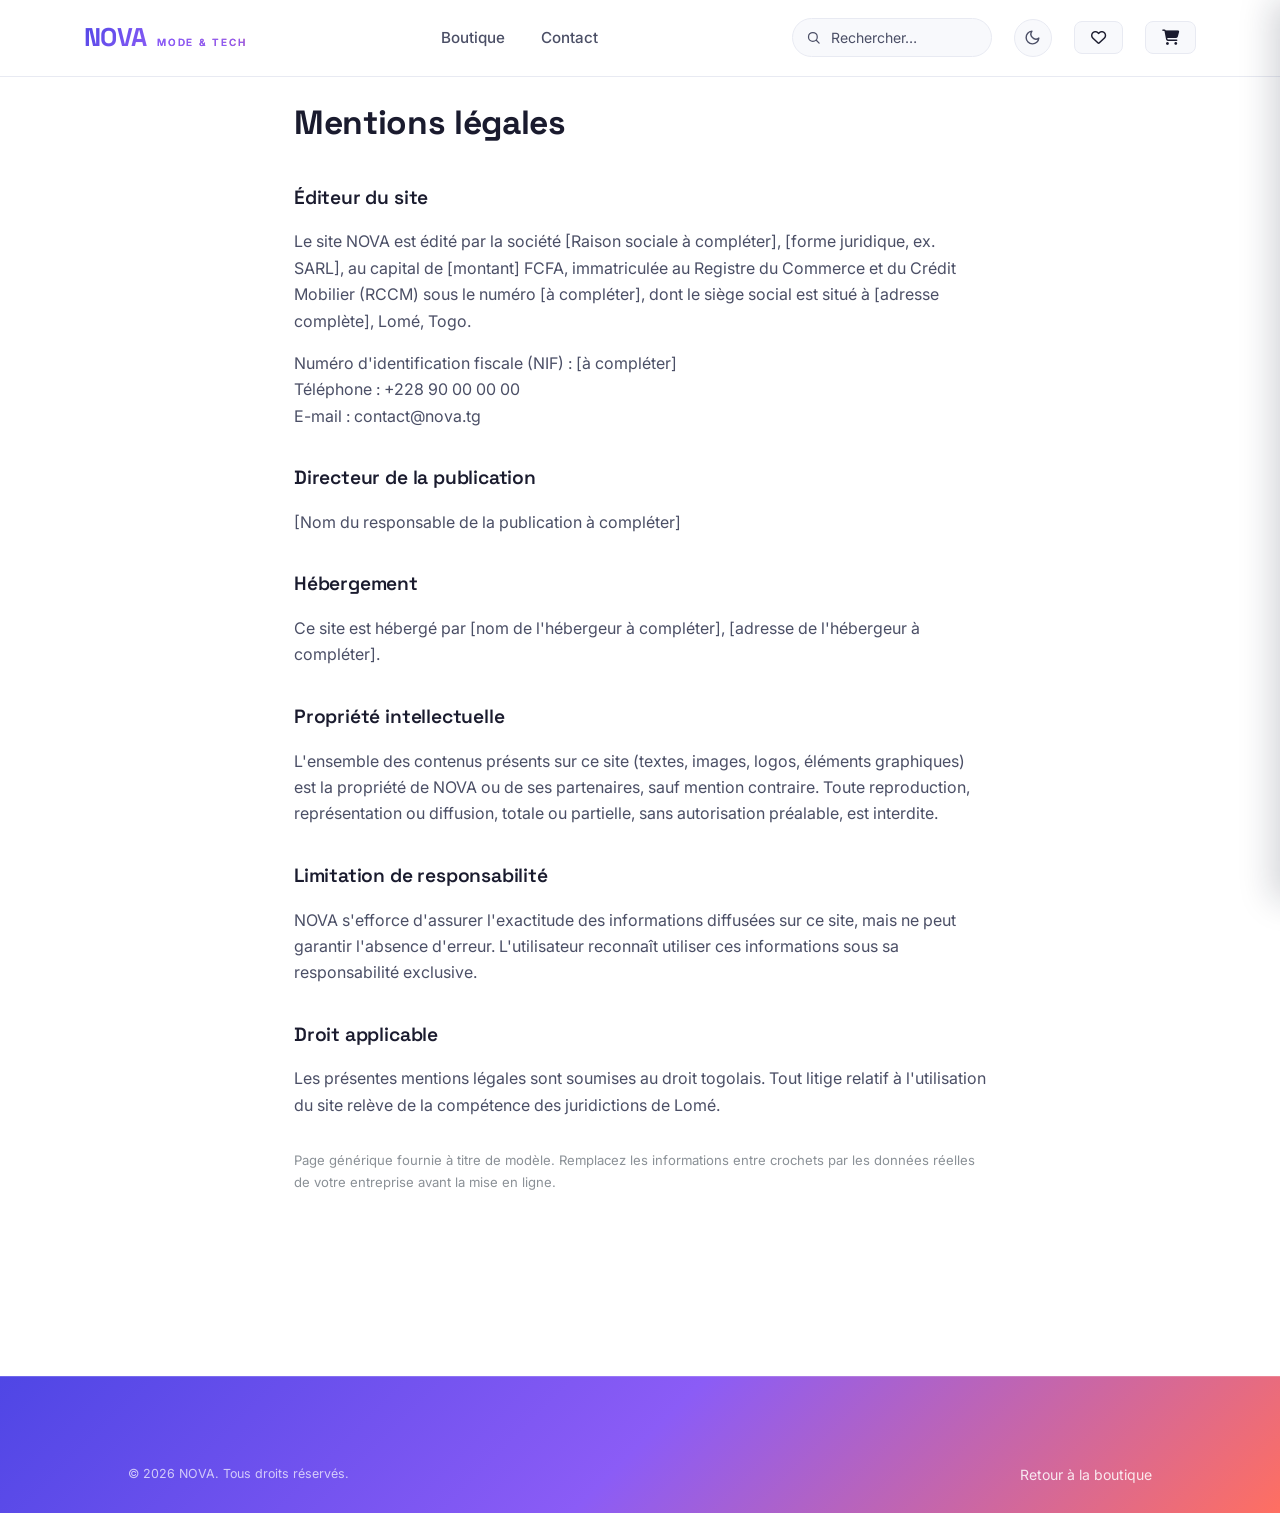
<file: mentions-legales.html>
<!DOCTYPE html>
<html lang="fr">
<head>
<meta charset="UTF-8">
<meta name="viewport" content="width=device-width, initial-scale=1.0">
<title>Mentions légales — NOVA</title>
<link rel="stylesheet" href="css/style.css">
<!-- v5 : favicon + Open Graph (partage WhatsApp / Facebook / X) -->
<link rel="icon" type="image/svg+xml" href="favicon.svg">
<link rel="icon" type="image/png" sizes="32x32" href="favicon-32.png">
<link rel="apple-touch-icon" sizes="180x180" href="apple-touch-icon.png">
<meta property="og:type" content="website">
<meta property="og:site_name" content="NOVA — Mode &amp; Tech">
<meta property="og:title" content="NOVA — Mode & Tech pour la ville">
<meta property="og:description" content="Mode urbaine et tech du quotidien : vêtements, accessoires, smartphones et montres connectées. Livraison rapide depuis Lomé, Togo. Paiement Mobile Money, carte ou à la livraison.">
<meta property="og:image" content="https://majestic-khapse-fc0d25.netlify.app/og-image.png">
<meta property="og:image:width" content="1200">
<meta property="og:image:height" content="630">
<meta property="og:url" content="https://majestic-khapse-fc0d25.netlify.app/index.html">
<meta property="og:locale" content="fr_FR">
<meta name="twitter:card" content="summary_large_image">
<meta name="twitter:title" content="NOVA — Mode & Tech pour la ville">
<meta name="twitter:description" content="Mode urbaine et tech du quotidien : vêtements, accessoires, smartphones et montres connectées. Livraison rapide depuis Lomé, Togo. Paiement Mobile Money, carte ou à la livraison.">
<meta name="twitter:image" content="https://majestic-khapse-fc0d25.netlify.app/og-image.png">
<!-- Google tag (gtag.js) -->
<script async src="https://www.googletagmanager.com/gtag/js?id=G-C248112KW1"></script>
<script>
  window.dataLayer = window.dataLayer || [];
  function gtag(){dataLayer.push(arguments);}
  gtag('js', new Date());

  gtag('config', 'G-C248112KW1');
</script>
<link rel="stylesheet" href="https://cdnjs.cloudflare.com/ajax/libs/font-awesome/6.4.0/css/all.min.css">
<!-- v6 : PWA — site installable sur mobile (icône écran d'accueil + mode plein écran) -->
<meta name="theme-color" content="#4F46E5">
<link rel="manifest" href="manifest.json">
<meta name="apple-mobile-web-app-capable" content="yes">
<meta name="apple-mobile-web-app-status-bar-style" content="default">
<meta name="apple-mobile-web-app-title" content="NOVA">
<script src="js/theme.js"></script>
</head>
<body>

<header class="entete">
  <div class="nav enveloppe">
    <a href="index.html" class="logo">NOVA<span>MODE &amp; TECH</span></a>
    <nav class="nav-liens">
      <a href="index.html">Boutique</a>
      <a href="contact.html">Contact</a>
    </nav>
    <div class="nav-actions">
      <form class="recherche-form" role="search" action="index.html" method="get" data-recherche>
        <input type="search" class="recherche-input" name="q" placeholder="Rechercher…" aria-label="Rechercher un produit" autocomplete="off">
      </form>
      <button type="button" class="bouton-theme" data-bascule-theme aria-label="Basculer le mode sombre / clair" title="Mode sombre / clair"><svg class="icone-lune" viewBox="0 0 24 24" width="17" height="17" fill="none" stroke="currentColor" stroke-width="2" stroke-linecap="round" stroke-linejoin="round" aria-hidden="true"><path d="M21 12.79A9 9 0 1 1 11.21 3 7 7 0 0 0 21 12.79z"/></svg><svg class="icone-soleil" viewBox="0 0 24 24" width="17" height="17" fill="none" stroke="currentColor" stroke-width="2" stroke-linecap="round" aria-hidden="true"><circle cx="12" cy="12" r="4"/><path d="M12 2v2M12 20v2M4.9 4.9l1.4 1.4M17.7 17.7l1.4 1.4M2 12h2M20 12h2M4.9 19.1l1.4-1.4M17.7 6.3l1.4-1.4"/></svg></button>
      <a href="favoris.html" class="lien-panier"><i class="fa-regular fa-heart"></i> <span class="badge-panier badge-favoris" data-badge-favoris style="display:none;">0</span></a>
      <a href="panier.html" class="lien-panier"><i class="fa-solid fa-cart-shopping"></i> <span class="badge-panier" data-badge-panier style="display:none;">0</span></a>
      <button type="button" class="bouton-menu" id="bouton-menu-ouvrir" aria-label="Ouvrir le menu">
        <span></span><span></span><span></span>
      </button>
    </div>
  </div>
</header>

<div class="page-contenu">
  <h1>Mentions légales</h1>

  <h2>Éditeur du site</h2>
  <p>Le site NOVA est édité par la société [Raison sociale à compléter], [forme juridique, ex. SARL], au capital de [montant] FCFA, immatriculée au Registre du Commerce et du Crédit Mobilier (RCCM) sous le numéro [à compléter], dont le siège social est situé à [adresse complète], Lomé, Togo.</p>
  <p>Numéro d'identification fiscale (NIF) : [à compléter]<br>
  Téléphone : +228 90 00 00 00<br>
  E-mail : contact@nova.tg</p>

  <h2>Directeur de la publication</h2>
  <p>[Nom du responsable de la publication à compléter]</p>

  <h2>Hébergement</h2>
  <p>Ce site est hébergé par [nom de l'hébergeur à compléter], [adresse de l'hébergeur à compléter].</p>

  <h2>Propriété intellectuelle</h2>
  <p>L'ensemble des contenus présents sur ce site (textes, images, logos, éléments graphiques) est la propriété de NOVA ou de ses partenaires, sauf mention contraire. Toute reproduction, représentation ou diffusion, totale ou partielle, sans autorisation préalable, est interdite.</p>

  <h2>Limitation de responsabilité</h2>
  <p>NOVA s'efforce d'assurer l'exactitude des informations diffusées sur ce site, mais ne peut garantir l'absence d'erreur. L'utilisateur reconnaît utiliser ces informations sous sa responsabilité exclusive.</p>

  <h2>Droit applicable</h2>
  <p>Les présentes mentions légales sont soumises au droit togolais. Tout litige relatif à l'utilisation du site relève de la compétence des juridictions de Lomé.</p>

  <p style="margin-top:32px; font-size:0.82rem; color:#8a9096;">Page générique fournie à titre de modèle. Remplacez les informations entre crochets par les données réelles de votre entreprise avant la mise en ligne.</p>
</div>

<footer class="pied">
  <div class="enveloppe pied-bas" style="border-top:none;">
    <span>© 2026 NOVA. Tous droits réservés.</span>
    <span><a href="index.html" style="color:rgba(255,255,255,0.85);">Retour à la boutique</a></span>
  </div>
</footer>
<script src="js/panier.js"></script>
<script src="js/boutique.js"></script>
<script src="js/effets.js"></script>
<script src="js/menu.js"></script>
</body>
</html>
</file>
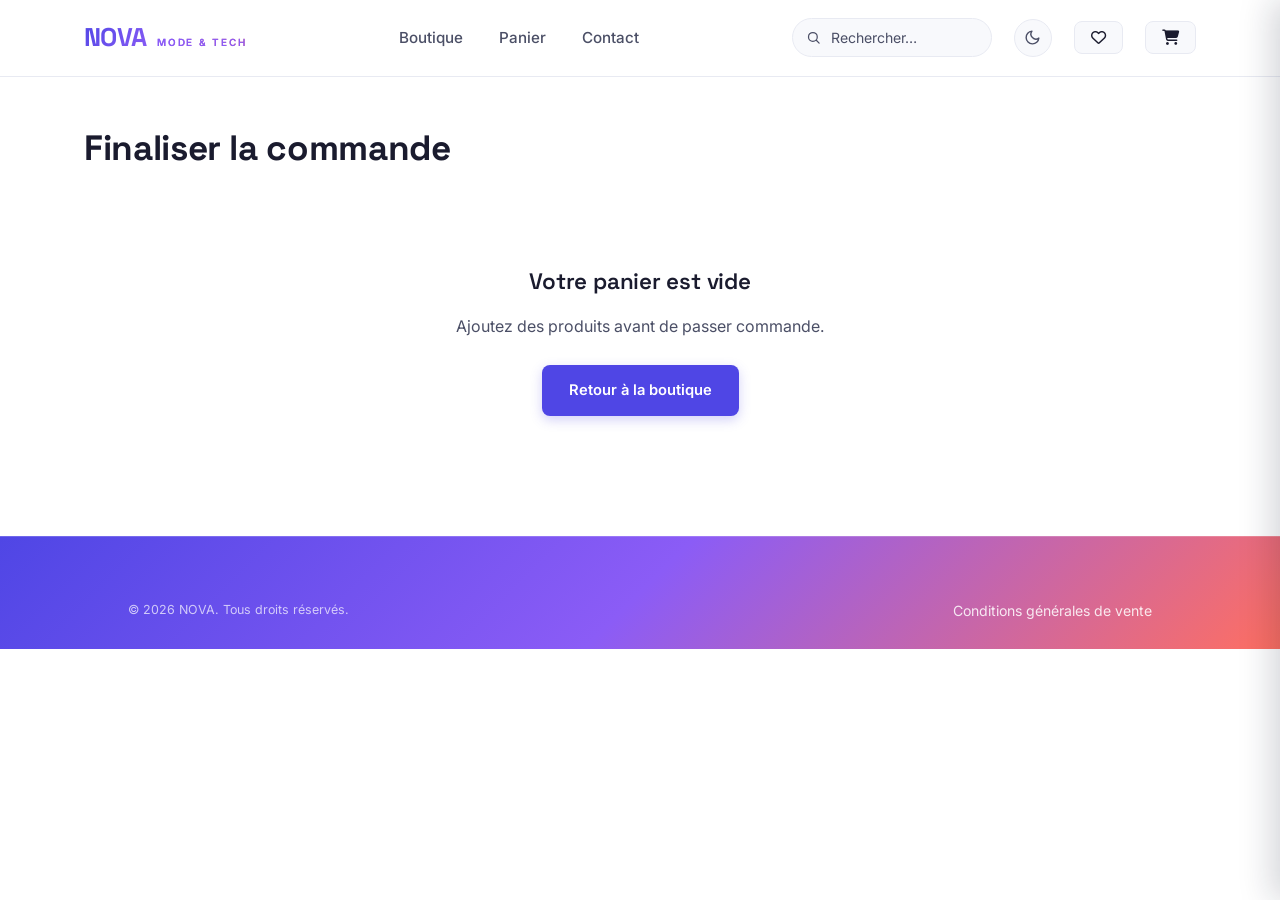
<file: paiement.html>
<!DOCTYPE html>
<html lang="fr">
<head>
<meta charset="UTF-8">
<meta name="viewport" content="width=device-width, initial-scale=1.0">
<title>Paiement — NOVA</title>
<link rel="stylesheet" href="css/style.css">
<!-- v5 : favicon + Open Graph (partage WhatsApp / Facebook / X) -->
<link rel="icon" type="image/svg+xml" href="favicon.svg">
<link rel="icon" type="image/png" sizes="32x32" href="favicon-32.png">
<link rel="apple-touch-icon" sizes="180x180" href="apple-touch-icon.png">
<meta property="og:type" content="website">
<meta property="og:site_name" content="NOVA — Mode &amp; Tech">
<meta property="og:title" content="NOVA — Mode & Tech pour la ville">
<meta property="og:description" content="Mode urbaine et tech du quotidien : vêtements, accessoires, smartphones et montres connectées. Livraison rapide depuis Lomé, Togo. Paiement Mobile Money, carte ou à la livraison.">
<meta property="og:image" content="https://majestic-khapse-fc0d25.netlify.app/og-image.png">
<meta property="og:image:width" content="1200">
<meta property="og:image:height" content="630">
<meta property="og:url" content="https://majestic-khapse-fc0d25.netlify.app/index.html">
<meta property="og:locale" content="fr_FR">
<meta name="twitter:card" content="summary_large_image">
<meta name="twitter:title" content="NOVA — Mode & Tech pour la ville">
<meta name="twitter:description" content="Mode urbaine et tech du quotidien : vêtements, accessoires, smartphones et montres connectées. Livraison rapide depuis Lomé, Togo. Paiement Mobile Money, carte ou à la livraison.">
<meta name="twitter:image" content="https://majestic-khapse-fc0d25.netlify.app/og-image.png">
<!-- Google tag (gtag.js) -->
<script async src="https://www.googletagmanager.com/gtag/js?id=G-C248112KW1"></script>
<script>
  window.dataLayer = window.dataLayer || [];
  function gtag(){dataLayer.push(arguments);}
  gtag('js', new Date());

  gtag('config', 'G-C248112KW1');
</script>
<link rel="stylesheet" href="https://cdnjs.cloudflare.com/ajax/libs/font-awesome/6.4.0/css/all.min.css">
<!-- v6 : PWA — site installable sur mobile (icône écran d'accueil + mode plein écran) -->
<meta name="theme-color" content="#4F46E5">
<link rel="manifest" href="manifest.json">
<meta name="apple-mobile-web-app-capable" content="yes">
<meta name="apple-mobile-web-app-status-bar-style" content="default">
<meta name="apple-mobile-web-app-title" content="NOVA">
<script src="js/theme.js"></script>
</head>
<body>

<header class="entete">
  <div class="nav enveloppe">
    <a href="index.html" class="logo">NOVA<span>MODE &amp; TECH</span></a>
    <nav class="nav-liens">
      <a href="index.html">Boutique</a>
      <a href="panier.html">Panier</a>
      <a href="contact.html">Contact</a>
    </nav>
    <div class="nav-actions">
      <form class="recherche-form" role="search" action="index.html" method="get" data-recherche>
        <input type="search" class="recherche-input" name="q" placeholder="Rechercher…" aria-label="Rechercher un produit" autocomplete="off">
      </form>
      <button type="button" class="bouton-theme" data-bascule-theme aria-label="Basculer le mode sombre / clair" title="Mode sombre / clair"><svg class="icone-lune" viewBox="0 0 24 24" width="17" height="17" fill="none" stroke="currentColor" stroke-width="2" stroke-linecap="round" stroke-linejoin="round" aria-hidden="true"><path d="M21 12.79A9 9 0 1 1 11.21 3 7 7 0 0 0 21 12.79z"/></svg><svg class="icone-soleil" viewBox="0 0 24 24" width="17" height="17" fill="none" stroke="currentColor" stroke-width="2" stroke-linecap="round" aria-hidden="true"><circle cx="12" cy="12" r="4"/><path d="M12 2v2M12 20v2M4.9 4.9l1.4 1.4M17.7 17.7l1.4 1.4M2 12h2M20 12h2M4.9 19.1l1.4-1.4M17.7 6.3l1.4-1.4"/></svg></button>
      <a href="favoris.html" class="lien-panier"><i class="fa-regular fa-heart"></i> <span class="badge-panier badge-favoris" data-badge-favoris style="display:none;">0</span></a>
      <a href="panier.html" class="lien-panier"><i class="fa-solid fa-cart-shopping"></i> <span class="badge-panier" data-badge-panier style="display:none;">0</span></a>
      <button type="button" class="bouton-menu" id="bouton-menu-ouvrir" aria-label="Ouvrir le menu">
        <span></span><span></span><span></span>
      </button>
    </div>
  </div>
</header>

<div class="page-titre enveloppe">
  <h1>Finaliser la commande</h1>
</div>

<div id="zone-paiement"></div>

<footer class="pied" style="margin-top:40px;">
  <div class="enveloppe pied-bas" style="border-top:none; padding-top:0;">
    <span>© 2026 NOVA. Tous droits réservés.</span>
    <span><a href="cgv.html" style="color:rgba(255,255,255,0.85);">Conditions générales de vente</a></span>
  </div>
</footer>

<script src="js/data.js"></script>
<script src="js/icones.js"></script>
<script src="js/panier.js"></script>
<script src="js/boutique.js"></script>
<script src="js/effets.js"></script>
<script src="js/menu.js"></script>
<script>
  const lignes = lignesPanier();
  const conteneur = document.getElementById("zone-paiement");

  if (lignes.length === 0) {
    conteneur.innerHTML = `
      <div class="panier-vide enveloppe">
        <h2 class="serif" style="font-size:1.4rem;">Votre panier est vide</h2>
        <p>Ajoutez des produits avant de passer commande.</p>
        <a href="index.html" class="bouton bouton-primaire">Retour à la boutique</a>
      </div>`;
  } else {
    const sousTotal = sousTotalPanier();
    const livraison = fraisLivraison(sousTotal);
    const total = sousTotal + livraison;

    conteneur.innerHTML = `
      <form class="grille-paiement enveloppe" id="form-commande">
        <div>
          <div class="bloc-form">
            <h2>Coordonnées de livraison</h2>
            <div class="grille-champs">
              <div class="champ"><label for="prenom">Prénom</label><input id="prenom" required></div>
              <div class="champ"><label for="nom">Nom</label><input id="nom" required></div>
              <div class="champ pleine"><label for="email">E-mail</label><input id="email" type="email" required></div>
              <div class="champ pleine"><label for="telephone">Téléphone</label><input id="telephone" type="tel" required placeholder="+228 90 00 00 00"></div>
              <div class="champ pleine"><label for="adresse">Adresse</label><input id="adresse" required placeholder="Rue, quartier"></div>
              <div class="champ"><label for="ville">Ville</label><input id="ville" required value="Lomé"></div>
              <div class="champ"><label for="pays">Pays</label>
                <select id="pays">
                  <option>Togo</option><option>Bénin</option><option>Ghana</option><option>Côte d'Ivoire</option><option>Autre</option>
                </select>
              </div>
            </div>
          </div>

          <div class="bloc-form">
            <h2>Mode de paiement</h2>
            <div class="options-paiement" id="options-paiement">

              <label class="option-paiement selectionne">
                <input type="radio" name="paiement" value="mobile" checked>
                <div style="flex:1;">
                  <div class="option-paiement-titre">Mobile Money (Flooz / T-Money)</div>
                  <div class="option-paiement-desc">Paiement instantané depuis votre compte mobile.</div>
                  <div class="details-paiement visible" data-details="mobile">
                    <div class="champ"><label for="numero-mobile">Numéro Mobile Money</label><input id="numero-mobile" placeholder="+228 90 00 00 00"></div>
                  </div>
                </div>
              </label>

              <label class="option-paiement">
                <input type="radio" name="paiement" value="carte">
                <div style="flex:1;">
                  <div class="option-paiement-titre">Carte bancaire</div>
                  <div class="option-paiement-desc">Visa, Mastercard. Paiement sécurisé.</div>
                  <div class="details-paiement" data-details="carte">
                    <div class="grille-champs">
                      <div class="champ pleine"><label for="carte-numero">Numéro de carte</label><input id="carte-numero" placeholder="1234 1234 1234 1234"></div>
                      <div class="champ"><label for="carte-exp">Expiration</label><input id="carte-exp" placeholder="MM/AA"></div>
                      <div class="champ"><label for="carte-cvc">CVC</label><input id="carte-cvc" placeholder="123"></div>
                    </div>
                  </div>
                </div>
              </label>

              <label class="option-paiement">
                <input type="radio" name="paiement" value="livraison">
                <div style="flex:1;">
                  <div class="option-paiement-titre">Paiement à la livraison</div>
                  <div class="option-paiement-desc">Réglez en espèces à la réception du colis (zone de Lomé uniquement).</div>
                </div>
              </label>

            </div>
            <div class="bandeau-securite">
              🔒 Ceci est une démonstration : aucun paiement réel n'est traité. Pour un site en production, ce formulaire doit être relié à un prestataire de paiement certifié (ex. Stripe, PayGate, CinetPay) via un serveur sécurisé.
            </div>
          </div>
        </div>

        <aside class="recap">
          <h3>Votre commande</h3>
          <div>
            ${lignes.map(l => `
              <div class="mini-produit-recap">
                <div class="mini-visuel" style="background:${l.produit.couleurFond}">${iconeSVG(l.produit.icone, l.produit.couleur, l.produit.image)}</div>
                <div class="mini-produit-recap-info">
                  ${l.produit.nom}
                  ${l.taille ? `<div class="mini-produit-recap-qte">Taille ${l.taille} · ${l.couleur}</div>` : ""}
                  <div class="mini-produit-recap-qte">Qté ${l.quantite}</div>
                </div>
                <div>${formatPrix(l.produit.prix * l.quantite)}</div>
              </div>`).join("")}
          </div>
          <div class="recap-ligne"><span>Sous-total</span><span>${formatPrix(sousTotal)}</span></div>
          <div class="recap-ligne"><span>Livraison</span><span>${livraison === 0 ? "Offerte" : formatPrix(livraison)}</span></div>
          <div class="recap-ligne total"><span>Total</span><span>${formatPrix(total)}</span></div>
          <button type="submit" class="bouton bouton-primaire bouton-large" style="margin-top:20px;">Confirmer la commande</button>
          <p class="recap-note">En confirmant, vous acceptez nos <a href="cgv.html" style="text-decoration:underline;">conditions générales de vente</a>.</p>
        </aside>
      </form>`;

    conteneur.querySelectorAll('input[name="paiement"]').forEach(function(radio){
      radio.addEventListener("change", function(){
        conteneur.querySelectorAll(".option-paiement").forEach(o => o.classList.remove("selectionne"));
        conteneur.querySelectorAll(".details-paiement").forEach(d => d.classList.remove("visible"));
        radio.closest(".option-paiement").classList.add("selectionne");
        const details = conteneur.querySelector(`[data-details="${radio.value}"]`);
        if (details) details.classList.add("visible");
      });
    });

    document.getElementById("form-commande").addEventListener("submit", function(e){
      e.preventDefault();
      const numero = "NOVA-" + Math.floor(100000 + Math.random() * 900000);
      const commande = {
        numero: numero,
        client: document.getElementById("prenom").value + " " + document.getElementById("nom").value,
        email: document.getElementById("email").value,
        total: total,
        methode: document.querySelector('input[name="paiement"]:checked').value
      };
      sessionStorage.setItem("nova_derniere_commande", JSON.stringify(commande));
      viderPanier();
      window.location.href = "confirmation.html";
    });
  }
</script>
</body>
</html>
</file>
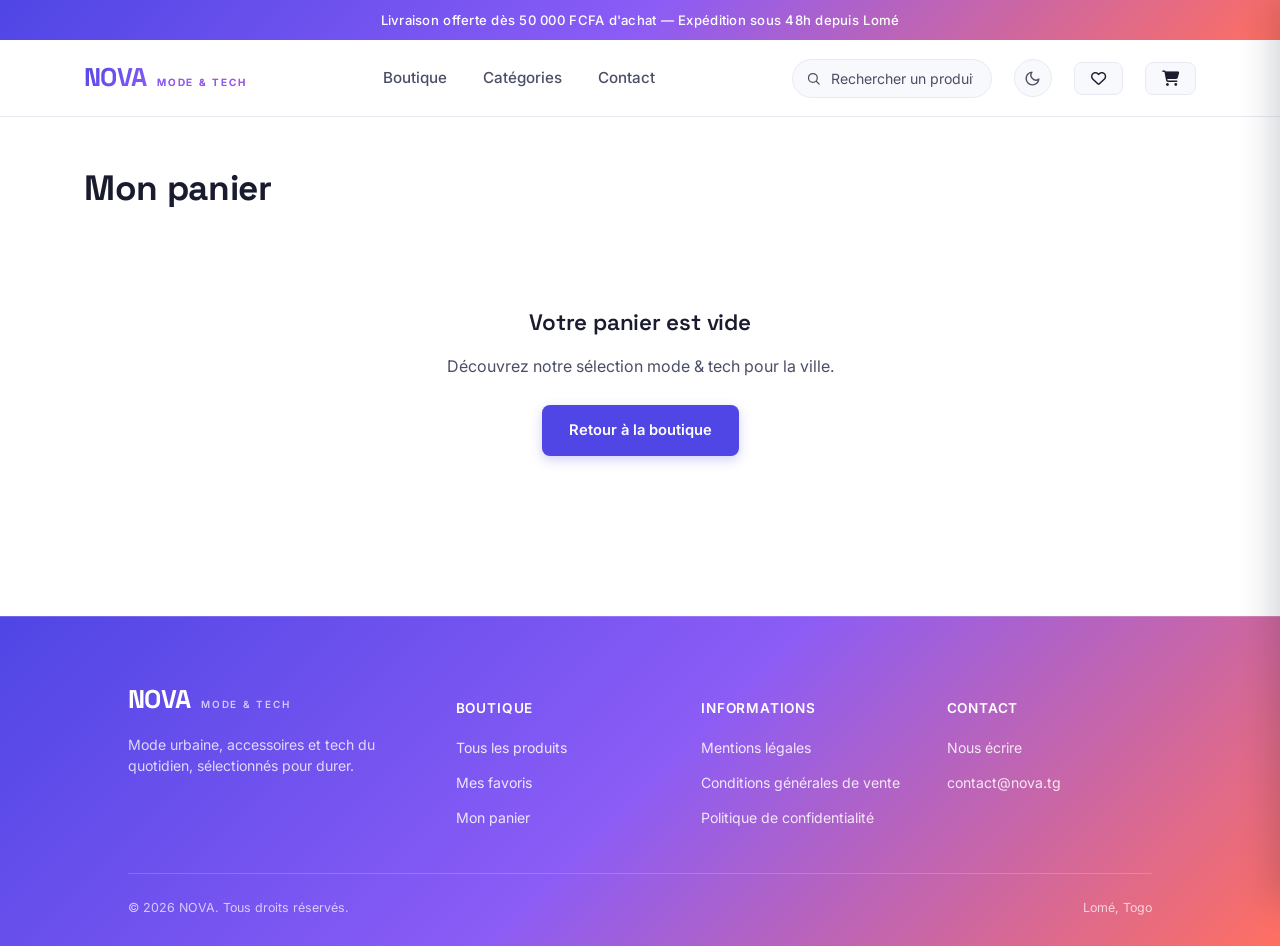
<file: panier.html>
<!DOCTYPE html>
<html lang="fr">
<head>
<meta charset="UTF-8">
<meta name="viewport" content="width=device-width, initial-scale=1.0">
<title>Mon panier — NOVA</title>
<link rel="stylesheet" href="css/style.css">
<!-- v5 : favicon + Open Graph (partage WhatsApp / Facebook / X) -->
<link rel="icon" type="image/svg+xml" href="favicon.svg">
<link rel="icon" type="image/png" sizes="32x32" href="favicon-32.png">
<link rel="apple-touch-icon" sizes="180x180" href="apple-touch-icon.png">
<meta property="og:type" content="website">
<meta property="og:site_name" content="NOVA — Mode &amp; Tech">
<meta property="og:title" content="NOVA — Mode & Tech pour la ville">
<meta property="og:description" content="Mode urbaine et tech du quotidien : vêtements, accessoires, smartphones et montres connectées. Livraison rapide depuis Lomé, Togo. Paiement Mobile Money, carte ou à la livraison.">
<meta property="og:image" content="https://majestic-khapse-fc0d25.netlify.app/og-image.png">
<meta property="og:image:width" content="1200">
<meta property="og:image:height" content="630">
<meta property="og:url" content="https://majestic-khapse-fc0d25.netlify.app/index.html">
<meta property="og:locale" content="fr_FR">
<meta name="twitter:card" content="summary_large_image">
<meta name="twitter:title" content="NOVA — Mode & Tech pour la ville">
<meta name="twitter:description" content="Mode urbaine et tech du quotidien : vêtements, accessoires, smartphones et montres connectées. Livraison rapide depuis Lomé, Togo. Paiement Mobile Money, carte ou à la livraison.">
<meta name="twitter:image" content="https://majestic-khapse-fc0d25.netlify.app/og-image.png">
<!-- Google tag (gtag.js) -->
<script async src="https://www.googletagmanager.com/gtag/js?id=G-C248112KW1"></script>
<script>
  window.dataLayer = window.dataLayer || [];
  function gtag(){dataLayer.push(arguments);}
  gtag('js', new Date());

  gtag('config', 'G-C248112KW1');
</script>
<link rel="stylesheet" href="https://cdnjs.cloudflare.com/ajax/libs/font-awesome/6.4.0/css/all.min.css">
<!-- v6 : PWA — site installable sur mobile (icône écran d'accueil + mode plein écran) -->
<meta name="theme-color" content="#4F46E5">
<link rel="manifest" href="manifest.json">
<meta name="apple-mobile-web-app-capable" content="yes">
<meta name="apple-mobile-web-app-status-bar-style" content="default">
<meta name="apple-mobile-web-app-title" content="NOVA">
<script src="js/theme.js"></script>
</head>
<body>

<header class="entete">
  <div class="barre-annonce">Livraison offerte dès 50 000 FCFA d'achat — Expédition sous 48h depuis Lomé</div>
  <div class="nav enveloppe">
    <a href="index.html" class="logo">NOVA<span>MODE &amp; TECH</span></a>
    <nav class="nav-liens">
      <a href="index.html">Boutique</a>
      <a href="index.html#categories">Catégories</a>
      <a href="contact.html">Contact</a>
    </nav>
    <div class="nav-actions">
      <form class="recherche-form" role="search" action="index.html" method="get" data-recherche>
        <input type="search" class="recherche-input" name="q" placeholder="Rechercher un produit…" aria-label="Rechercher un produit" autocomplete="off">
      </form>
      <button type="button" class="bouton-theme" data-bascule-theme aria-label="Basculer le mode sombre / clair" title="Mode sombre / clair"><svg class="icone-lune" viewBox="0 0 24 24" width="17" height="17" fill="none" stroke="currentColor" stroke-width="2" stroke-linecap="round" stroke-linejoin="round" aria-hidden="true"><path d="M21 12.79A9 9 0 1 1 11.21 3 7 7 0 0 0 21 12.79z"/></svg><svg class="icone-soleil" viewBox="0 0 24 24" width="17" height="17" fill="none" stroke="currentColor" stroke-width="2" stroke-linecap="round" aria-hidden="true"><circle cx="12" cy="12" r="4"/><path d="M12 2v2M12 20v2M4.9 4.9l1.4 1.4M17.7 17.7l1.4 1.4M2 12h2M20 12h2M4.9 19.1l1.4-1.4M17.7 6.3l1.4-1.4"/></svg></button>
      <a href="favoris.html" class="lien-panier"><i class="fa-regular fa-heart"></i> <span class="badge-panier badge-favoris" data-badge-favoris style="display:none;">0</span></a>
      <a href="panier.html" class="lien-panier"><i class="fa-solid fa-cart-shopping"></i> <span class="badge-panier" data-badge-panier style="display:none;">0</span></a>
      <button type="button" class="bouton-menu" id="bouton-menu-ouvrir" aria-label="Ouvrir le menu">
        <span></span><span></span><span></span>
      </button>
    </div>
  </div>
</header>

<div class="page-titre enveloppe">
  <h1>Mon panier</h1>
</div>

<div id="contenu-panier"></div>

<footer class="pied">
  <div class="enveloppe">
    <div class="pied-grille">
      <div class="pied-marque">
        <div class="logo">NOVA<span>MODE &amp; TECH</span></div>
        <p>Mode urbaine, accessoires et tech du quotidien, sélectionnés pour durer.</p>
      </div>
      <div>
        <h4>Boutique</h4>
        <ul><li><a href="index.html#catalogue">Tous les produits</a></li><li><a href="favoris.html">Mes favoris</a></li><li><a href="panier.html">Mon panier</a></li></ul>
      </div>
      <div>
        <h4>Informations</h4>
        <ul><li><a href="mentions-legales.html">Mentions légales</a></li><li><a href="cgv.html">Conditions générales de vente</a></li><li><a href="confidentialite.html">Politique de confidentialité</a></li></ul>
      </div>
      <div>
        <h4>Contact</h4>
        <ul><li><a href="contact.html">Nous écrire</a></li><li><a href="mailto:contact@nova.tg">contact@nova.tg</a></li></ul>
      </div>
    </div>
    <div class="pied-bas"><span>© 2026 NOVA. Tous droits réservés.</span><span>Lomé, Togo</span></div>
  </div>
</footer>

<script src="js/data.js"></script>
<script src="js/icones.js"></script>
<script src="js/panier.js"></script>
<script src="js/boutique.js"></script>
<script src="js/effets.js"></script>
<script src="js/menu.js"></script>
<script>
  function rendreLigne(ligne) {
    const p = ligne.produit;
    const cle = ligne.cle;
    return `
      <div class="ligne-panier" data-ligne="${cle}">
        <a href="produit.html?id=${encodeURIComponent(p.id)}" class="mini-visuel" style="background:${p.couleurFond}">${iconeSVG(p.icone, p.couleur, p.image)}</a>
        <div>
          <a href="produit.html?id=${encodeURIComponent(p.id)}"><div class="ligne-panier-nom">${p.nom}</div></a>
          <div class="ligne-panier-cat" style="color:${p.couleur}">${p.categorie}</div>
          ${ligne.taille ? `<div class="ligne-panier-variante">Taille ${ligne.taille} · ${ligne.couleur}</div>` : ""}
          <button class="lien-suppr" data-retirer="${cle}">Retirer</button>
        </div>
        <div class="selecteur-qte">
          <button type="button" data-moins="${cle}">–</button>
          <input type="text" value="${ligne.quantite}" data-qte="${cle}" inputmode="numeric">
          <button type="button" data-plus="${cle}">+</button>
        </div>
        <div class="ligne-panier-prix">${formatPrix(p.prix * ligne.quantite)}</div>
        <div></div>
      </div>`;
  }

  function rendrePanier() {
    const lignes = lignesPanier();
    const conteneur = document.getElementById("contenu-panier");

    if (lignes.length === 0) {
      conteneur.innerHTML = `
        <div class="panier-vide enveloppe">
          <h2 class="serif" style="font-size:1.4rem;">Votre panier est vide</h2>
          <p>Découvrez notre sélection mode &amp; tech pour la ville.</p>
          <a href="index.html" class="bouton bouton-primaire">Retour à la boutique</a>
        </div>`;
      return;
    }

    const sousTotal = sousTotalPanier();
    const livraison = fraisLivraison(sousTotal);
    const total = sousTotal + livraison;

    conteneur.innerHTML = `
      <div class="grille-panier enveloppe">
        <div>
          <div class="tableau-panier">${lignes.map(rendreLigne).join("")}</div>
        </div>
        <aside class="recap">
          <h3>Récapitulatif</h3>
          <div class="recap-ligne"><span>Sous-total</span><span>${formatPrix(sousTotal)}</span></div>
          <div class="recap-ligne"><span>Livraison</span><span>${livraison === 0 ? "Offerte" : formatPrix(livraison)}</span></div>
          <div class="recap-ligne total"><span>Total</span><span>${formatPrix(total)}</span></div>
          <div class="code-promo">
            <input type="text" placeholder="Code promotionnel">
            <button class="bouton bouton-secondaire">Appliquer</button>
          </div>
          <a href="paiement.html" class="bouton bouton-primaire bouton-large">Passer la commande</a>
          <p class="recap-note">Taxes incluses. Frais de livraison calculés selon votre zone à l'étape suivante si applicable.</p>
        </aside>
      </div>`;

    conteneur.querySelectorAll("[data-retirer]").forEach(function(btn){
      btn.addEventListener("click", function(){ retirerDuPanier(btn.dataset.retirer); rendrePanier(); });
    });
    conteneur.querySelectorAll("[data-moins]").forEach(function(btn){
      btn.addEventListener("click", function(){
        const cle = btn.dataset.moins;
        const actuel = lignesPanier().find(l => l.cle === cle);
        if (actuel) definirQuantite(cle, actuel.quantite - 1);
        rendrePanier();
      });
    });
    conteneur.querySelectorAll("[data-plus]").forEach(function(btn){
      btn.addEventListener("click", function(){
        const cle = btn.dataset.plus;
        const actuel = lignesPanier().find(l => l.cle === cle);
        if (actuel) {
          definirQuantite(cle, actuel.quantite + 1);
          const apres = lignesPanier().find(l => l.cle === cle);
          if (apres && apres.quantite === actuel.quantite) {
            afficherToast("Stock maximum atteint (" + apres.quantite + " pour cette variante)", "info");
          }
        }
        rendrePanier();
      });
    });
    conteneur.querySelectorAll("[data-qte]").forEach(function(input){
      input.addEventListener("change", function(){
        const cle = input.dataset.qte;
        const valeur = Math.max(1, parseInt(input.value) || 1);
        definirQuantite(cle, valeur);
        rendrePanier();
      });
    });
  }

  rendrePanier();
</script>
</body>
</html>
</file>
<file: css/style.css>
@import url('https://fonts.googleapis.com/css2?family=Space+Grotesk:wght@400;500;600;700&family=Inter:wght@400;500;600;700&display=swap');

:root{
  /* Palette NOVA — vive et professionnelle */
  --papier: #FFFFFF;
  --papier-soft: #F8F9FC;
  --encre: #1A1B2E;
  --encre-doux: #4B4F66;
  --ligne: #E8EAF2;
  --carte: #F4F5FB;

  /* Couleurs d'accent — palette éclatante */
  --indigo: #4F46E5;
  --indigo-fonce: #4338CA;
  --violet: #8B5CF6;
  --corail: #FF6F61;
  --vert: #10B981;
  --rose: #EC4899;
  --ambre: #F59E0B;
  --ciel: #0EA5E9;

  /* Dégradé signature NOVA */
  --degrade: linear-gradient(135deg, #4F46E5 0%, #8B5CF6 50%, #FF6F61 100%);
  --degrade-doux: linear-gradient(135deg, rgba(79,70,229,0.08) 0%, rgba(139,92,246,0.08) 50%, rgba(255,111,97,0.08) 100%);

  /* Rayons et ombres */
  --radius: 14px;
  --radius-sm: 8px;
  --radius-lg: 20px;
  --ombre-carte: 0 1px 3px rgba(15,23,42,0.04), 0 1px 2px rgba(15,23,42,0.02);
  --ombre-survol: 0 12px 28px rgba(79,70,229,0.12), 0 4px 10px rgba(15,23,42,0.06);

  --marge: clamp(20px, 5vw, 64px);
}

*{box-sizing:border-box;}
html{scroll-behavior:smooth;}
body{
  margin:0;
  background:var(--papier);
  color:var(--encre);
  font-family:'Inter', sans-serif;
  font-size:16px;
  line-height:1.55;
  -webkit-font-smoothing:antialiased;
}
h1,h2,h3,.serif{
  font-family:'Space Grotesk', sans-serif;
  font-weight:600;
  letter-spacing:-0.01em;
  margin:0;
  color:var(--encre);
}
a{color:inherit;text-decoration:none;}
img{max-width:100%;display:block;}
button{font-family:inherit;cursor:pointer;}
:focus-visible{outline:3px solid var(--indigo); outline-offset:3px; border-radius:6px;}

.enveloppe{max-width:1240px; margin:0 auto; padding:0 var(--marge);}

/* ---------- HEADER ---------- */
.entete{
  border-bottom:1px solid var(--ligne);
  position:sticky; top:0; z-index:50;
  background:rgba(255,255,255,0.92);
  backdrop-filter:blur(10px);
  -webkit-backdrop-filter:blur(10px);
}
.barre-annonce{
  background:var(--degrade); color:#fff;
  text-align:center; font-size:0.82rem; padding:10px 16px;
  letter-spacing:0.02em; font-weight:500;
}
.nav{
  display:flex; align-items:center; justify-content:space-between;
  padding:18px var(--marge);
}
.logo{
  font-family:'Space Grotesk', sans-serif; font-size:1.6rem; font-weight:700;
  display:flex; align-items:baseline; gap:10px;
  letter-spacing:-0.02em;
  background:var(--degrade);
  -webkit-background-clip:text; background-clip:text;
  -webkit-text-fill-color:transparent;
}
.logo span{
  font-size:0.62rem; letter-spacing:0.18em; color:var(--violet);
  font-family:'Inter',sans-serif; font-weight:600;
  -webkit-text-fill-color:var(--violet);
}
.nav-liens{display:flex; gap:36px; font-size:0.95rem; font-weight:500;}
.nav-liens a{position:relative; padding:4px 0; color:var(--encre-doux);}
.nav-liens a::after{
  content:""; position:absolute; left:0; bottom:0; width:0; height:2px;
  background:var(--degrade); transition:width 0.25s ease; border-radius:2px;
}
.nav-liens a:hover, .nav-liens a.actif{color:var(--encre);}
.nav-liens a:hover::after, .nav-liens a.actif::after{width:100%;}
.nav-actions{display:flex; align-items:center; gap:22px;}
.lien-panier{
  display:flex; align-items:center; gap:8px; font-size:0.95rem; font-weight:500;
  padding:8px 16px; border-radius:var(--radius-sm);
  background:var(--papier-soft); border:1px solid var(--ligne);
  transition:all 0.2s;
}
.lien-panier:hover{border-color:var(--indigo); color:var(--indigo);}
.badge-panier{
  background:var(--corail); color:#fff; border-radius:50%;
  min-width:22px; height:22px; display:flex; align-items:center; justify-content:center;
  font-size:0.72rem; font-weight:700; padding:0 6px;
  box-shadow:0 2px 6px rgba(255,111,97,0.4);
}
.menu-mobile-bouton{display:none; background:none; border:none;}

/* ---------- MENU TOGGLE MOBILE ---------- */
.bouton-menu{
  display:none;
  background:var(--papier-soft); border:1px solid var(--ligne);
  width:42px; height:42px; border-radius:var(--radius-sm);
  flex-direction:column; align-items:center; justify-content:center; gap:5px;
  cursor:pointer; padding:0;
  transition:all 0.2s;
}
.bouton-menu:hover{border-color:var(--indigo); background:#fff;}
.bouton-menu span{
  display:block; width:20px; height:2px; background:var(--encre);
  border-radius:2px; transition:transform 0.25s, opacity 0.2s;
}
.bouton-menu.actif span:nth-child(1){transform:translateY(7px) rotate(45deg);}
.bouton-menu.actif span:nth-child(2){opacity:0;}
.bouton-menu.actif span:nth-child(3){transform:translateY(-7px) rotate(-45deg);}

/* Drawer menu mobile (panneau coulissant depuis la droite) */
.drawer-menu{
  position:fixed; top:0; right:0; bottom:0;
  width:min(320px, 85vw);
  background:#fff;
  box-shadow:-8px 0 32px rgba(15,23,42,0.18);
  z-index:100;
  transform:translateX(100%);
  transition:transform 0.3s ease;
  display:flex; flex-direction:column;
  padding:24px;
  overflow-y:auto;
}
.drawer-menu.ouvert{transform:translateX(0);}
.drawer-menu-tete{
  display:flex; justify-content:space-between; align-items:center;
  padding-bottom:18px; margin-bottom:18px;
  border-bottom:1px solid var(--ligne);
}
.drawer-menu-tete .logo{font-size:1.3rem;}
.drawer-menu .nav-liens{
  display:flex; flex-direction:column; gap:0;
  font-size:1.05rem;
}
.drawer-menu .nav-liens a{
  padding:14px 0; border-bottom:1px solid var(--ligne);
  color:var(--encre); font-weight:500;
}
.drawer-menu .nav-liens a::after{display:none;}
.drawer-menu .nav-liens a:hover{color:var(--indigo); padding-left:8px; transition:padding 0.2s;}
.drawer-menu .lien-panier{
  margin-top:24px; padding:14px 18px; justify-content:center;
  border-radius:var(--radius-sm);
  background:var(--indigo); color:#fff;
  border:none;
}
.drawer-menu .lien-panier:hover{background:var(--indigo-fonce); color:#fff;}

/* Overlay derrière le drawer */
.overlay-menu{
  position:fixed; inset:0;
  background:rgba(15,23,42,0.5);
  backdrop-filter:blur(2px);
  z-index:99;
  opacity:0; pointer-events:none;
  transition:opacity 0.3s;
}
.overlay-menu.ouvert{opacity:1; pointer-events:auto;}

@media (max-width: 900px){
  .bouton-menu{display:flex;}
}

/* ---------- HERO ---------- */
.hero{
  padding:80px var(--marge) 96px;
  background:var(--papier-soft);
  border-bottom:1px solid var(--ligne);
  position:relative; overflow:hidden;
}
.hero::before{
  content:""; position:absolute; top:-100px; right:-100px;
  width:400px; height:400px; border-radius:50%;
  background:radial-gradient(circle, rgba(139,92,246,0.12) 0%, transparent 70%);
  pointer-events:none;
}
.hero .enveloppe{
  display:grid; grid-template-columns:1.1fr 0.9fr; gap:48px; align-items:center;
  position:relative;
}
.hero-eyebrow{
  color:var(--indigo); font-size:0.85rem; margin-bottom:18px;
  font-family:'Inter',sans-serif; font-weight:600;
  letter-spacing:0.08em; text-transform:uppercase;
}
.hero h1{font-size:clamp(2.4rem, 4vw, 3.8rem); line-height:1.05; max-width:14ch; font-weight:700;}
.hero h1 .accent{
  background:var(--degrade);
  -webkit-background-clip:text; background-clip:text;
  -webkit-text-fill-color:transparent;
}
.hero p{max-width:48ch; margin-top:22px; font-size:1.08rem; color:var(--encre-doux);}
.hero-actions{margin-top:36px; display:flex; gap:16px; flex-wrap:wrap;}
.hero-visuel{
  aspect-ratio:4/3; position:relative; overflow:hidden;
  border-radius:var(--radius-lg);
  box-shadow:var(--ombre-survol);
  background:var(--degrade);
}
.hero-visuel .carousel{
  position:absolute; inset:0;
  display:flex;
  transition:transform 0.6s cubic-bezier(0.4, 0, 0.2, 1);
  will-change:transform;
}
.hero-visuel .carousel-slide{
  flex:0 0 100%; height:100%;
  position:relative;
  overflow:hidden;
}
.hero-visuel .carousel-slide img{
  width:100%; height:100%; object-fit:cover; display:block;
}
.hero-visuel .carousel-slide::after{
  content:""; position:absolute; inset:0;
  background:linear-gradient(135deg, rgba(79,70,229,0.35) 0%, rgba(139,92,246,0.25) 50%, rgba(255,111,97,0.25) 100%);
  mix-blend-mode:multiply;
}
.hero-visuel .carousel-points{
  position:absolute; bottom:18px; left:50%; transform:translateX(-50%);
  display:flex; gap:8px; z-index:2;
}
.hero-visuel .carousel-point{
  width:9px; height:9px; border-radius:50%;
  background:rgba(255,255,255,0.55);
  border:none; padding:0; cursor:pointer;
  transition:all 0.25s;
}
.hero-visuel .carousel-point.actif{
  background:#fff; width:28px; border-radius:5px;
}
.hero-visuel .carousel-fleche{
  position:absolute; top:50%; transform:translateY(-50%);
  width:38px; height:38px; border-radius:50%;
  background:rgba(255,255,255,0.9); border:none;
  display:flex; align-items:center; justify-content:center;
  font-size:1.3rem; font-weight:600; color:var(--indigo);
  cursor:pointer; z-index:2;
  transition:background 0.2s, transform 0.2s;
}
.hero-visuel .carousel-fleche:hover{background:#fff; transform:translateY(-50%) scale(1.08);}
.hero-visuel .carousel-fleche.prev{left:12px;}
.hero-visuel .carousel-fleche.suiv{right:12px;}
.hero-visuel::before{
  content:""; position:absolute; inset:0; border:2px solid rgba(255,255,255,0.2);
  border-radius:var(--radius-lg); z-index:3; pointer-events:none;
}

/* ---------- BOUTONS ---------- */
.bouton{
  display:inline-flex; align-items:center; justify-content:center; gap:8px;
  padding:13px 26px; border-radius:var(--radius-sm); border:1px solid transparent;
  font-size:0.92rem; font-weight:600; transition:all 0.2s;
  font-family:'Inter', sans-serif;
}
.bouton-primaire{
  background:var(--indigo); color:#fff;
  box-shadow:0 4px 12px rgba(79,70,229,0.25);
}
.bouton-primaire:hover{
  background:var(--indigo-fonce);
  box-shadow:0 6px 18px rgba(79,70,229,0.35);
  transform:translateY(-1px);
}
.bouton-secondaire{
  background:transparent; color:var(--indigo); border-color:var(--indigo);
}
.bouton-secondaire:hover{
  background:var(--indigo); color:#fff;
  box-shadow:0 4px 12px rgba(79,70,229,0.25);
}
.bouton-large{width:100%; padding:15px 26px;}
.bouton:disabled{opacity:0.45; cursor:not-allowed; transform:none; box-shadow:none;}

/* ---------- SECTIONS / TITRES ---------- */
.section{padding:76px var(--marge);}
.section-tete{
  display:flex; justify-content:space-between; align-items:flex-end; gap:24px;
  margin-bottom:40px; flex-wrap:wrap;
}
.section-tete h2{font-size:clamp(1.7rem,2.6vw,2.3rem); font-weight:700;}
.section-tete p{color:var(--encre-doux); margin-top:8px; max-width:50ch;}

.filtres{display:flex; gap:10px; flex-wrap:wrap;}
.filtre-bouton{
  border:1px solid var(--ligne); background:transparent; padding:8px 18px;
  border-radius:24px; font-size:0.85rem; color:var(--encre-doux); font-weight:500;
  transition:all 0.2s;
}
.filtre-bouton:hover{border-color:var(--indigo); color:var(--indigo);}
.filtre-bouton.actif{
  background:var(--indigo); color:#fff; border-color:var(--indigo);
  box-shadow:0 2px 8px rgba(79,70,229,0.25);
}

/* ---------- GRILLE PRODUITS ---------- */
.grille-produits{
  display:grid; grid-template-columns:repeat(4, 1fr); gap:24px;
}
.carte-produit{
  background:#fff; display:flex; flex-direction:column;
  border-radius:var(--radius); overflow:hidden;
  border:1px solid var(--ligne);
  transition:transform 0.25s ease, box-shadow 0.25s ease, border-color 0.25s ease;
}
.carte-produit:hover{
  transform:translateY(-4px);
  box-shadow:var(--ombre-survol);
  border-color:transparent;
}
.carte-produit-visuel{
  aspect-ratio:1; display:flex; align-items:center; justify-content:center;
  padding:0; position:relative;
  overflow:hidden;
  transition:background 0.2s;
}
.carte-produit-visuel svg{width:70%; height:70%; padding:30px;}
.carte-produit-visuel img{width:100%; height:100%;}
.carte-produit-corps{padding:20px 22px 24px; display:flex; flex-direction:column; gap:6px; flex:1;}
.carte-produit-cat{
  font-size:0.72rem; letter-spacing:0.08em; text-transform:uppercase;
  font-weight:600;
}
.carte-produit-nom{font-family:'Space Grotesk',sans-serif; font-size:1.1rem; font-weight:600;}
.carte-produit-accroche{font-size:0.85rem; color:var(--encre-doux); flex:1;}
.carte-produit-bas{display:flex; align-items:center; justify-content:space-between; margin-top:10px;}
.carte-produit-prix{font-weight:700; font-size:1.05rem; color:var(--indigo);}
.bouton-ajout-rapide{
  border:none; border-radius:50%;
  width:38px; height:38px; display:flex; align-items:center; justify-content:center;
  font-size:1.2rem; flex-shrink:0; transition:all .2s;
  background:var(--papier-soft); color:var(--indigo);
  font-weight:600;
}
.bouton-ajout-rapide:hover{
  background:var(--indigo); color:#fff;
  box-shadow:0 4px 12px rgba(79,70,229,0.3);
  transform:scale(1.05);
}

/* ---------- BANDEAU CONFIANCE ---------- */
.bandeau-confiance{
  background:#fff;
  display:grid; grid-template-columns:repeat(4,1fr);
  border-top:1px solid var(--ligne); border-bottom:1px solid var(--ligne);
}
.item-confiance{
  padding:32px var(--marge); text-align:center; border-right:1px solid var(--ligne);
  position:relative;
}
.item-confiance:last-child{border-right:none;}
.item-confiance strong{
  display:block; font-family:'Space Grotesk',sans-serif; font-size:1.05rem;
  margin-bottom:4px; color:var(--encre); font-weight:600;
}
.item-confiance span{font-size:0.83rem; color:var(--encre-doux);}
.item-confiance::before{
  content:""; position:absolute; top:0; left:50%; transform:translateX(-50%);
  width:36px; height:3px; border-radius:2px;
  background:var(--degrade);
}

/* ---------- FOOTER ---------- */
.pied{
  background:var(--degrade); color:#fff;
  padding:64px var(--marge) 28px; margin-top:80px;
  position:relative;
}
.pied::before{
  content:""; position:absolute; top:0; left:0; right:0; height:1px;
  background:rgba(255,255,255,0.18);
}
.pied-grille{
  display:grid; grid-template-columns:1.4fr repeat(3,1fr); gap:40px;
  padding-bottom:44px; border-bottom:1px solid rgba(255,255,255,0.18);
}
.pied h4{
  font-size:0.85rem; letter-spacing:0.06em; margin-bottom:16px; color:#fff;
  text-transform:uppercase; font-weight:600;
}
.pied ul{list-style:none; padding:0; margin:0; display:flex; flex-direction:column; gap:10px;}
.pied a{font-size:0.88rem; color:rgba(255,255,255,0.85); transition:color 0.2s;}
.pied a:hover{color:#fff; text-decoration:underline;}
.pied-marque .logo{color:#fff; -webkit-text-fill-color:#fff; background:none;}
.pied-marque .logo span{-webkit-text-fill-color:rgba(255,255,255,0.7); color:rgba(255,255,255,0.7);}
.pied-marque p{margin-top:14px; font-size:0.88rem; color:rgba(255,255,255,0.78); max-width:32ch;}
.pied-bas{
  display:flex; justify-content:space-between; padding-top:24px;
  font-size:0.78rem; color:rgba(255,255,255,0.7); flex-wrap:wrap; gap:10px;
}

/* ---------- FIL D'ARIANE ---------- */
.fil-ariane{padding:20px var(--marge) 0; font-size:0.84rem; color:var(--encre-doux);}
.fil-ariane a:hover{color:var(--indigo);}

/* ---------- PAGE PRODUIT ---------- */
.produit-detail{
  display:grid; grid-template-columns:1fr 1fr; gap:64px; padding:32px var(--marge) 80px;
  align-items:flex-start;
}
.produit-visuel-principal{
  aspect-ratio:1; display:flex; align-items:center; justify-content:center; padding:30px;
  position:sticky; top:110px;
  border-radius:var(--radius-lg);
  box-shadow:var(--ombre-survol);
  overflow:hidden;
}
.produit-visuel-principal svg{width:80%; height:80%;}
.produit-visuel-principal img{width:100%; height:100%;}
.produit-info .categorie{
  color:var(--indigo); font-size:0.78rem; margin-bottom:10px; display:block;
  font-weight:600; letter-spacing:0.08em; text-transform:uppercase;
}
.produit-info h1{font-size:2.2rem; margin-bottom:14px; font-weight:700;}
.produit-info .prix{font-size:1.6rem; font-weight:700; margin-bottom:22px; color:var(--indigo);}
.produit-info .accroche{color:var(--encre-doux); font-size:1.05rem; margin-bottom:26px;}
.produit-info .description{color:var(--encre); margin-bottom:28px; max-width:56ch; line-height:1.65;}
.liste-caract{list-style:none; padding:0; margin:0 0 32px; display:flex; flex-direction:column; gap:10px;}
.liste-caract li{
  font-size:0.92rem; padding-left:24px; position:relative; color:var(--encre);
}
.liste-caract li::before{
  content:""; position:absolute; left:0; top:9px;
  width:14px; height:14px; border-radius:50%;
  background:var(--degrade);
}
.stock-info{
  font-size:0.85rem; color:var(--vert); margin-bottom:22px; display:block; font-weight:600;
  display:inline-flex; align-items:center; gap:8px;
}
.stock-info::before{
  content:""; width:8px; height:8px; border-radius:50%; background:var(--vert);
  box-shadow:0 0 0 4px rgba(16,185,129,0.2);
}

.selecteur-qte{
  display:inline-flex; align-items:center; border:1px solid var(--ligne);
  border-radius:var(--radius-sm); overflow:hidden; background:#fff;
}
.selecteur-qte button{
  background:none; border:none; width:44px; height:48px; font-size:1.2rem;
  color:var(--indigo); font-weight:600;
  transition:background 0.15s;
}
.selecteur-qte button:hover{background:var(--papier-soft);}
.selecteur-qte input{
  width:48px; text-align:center; border:none; border-left:1px solid var(--ligne); border-right:1px solid var(--ligne);
  height:48px; font-family:inherit; font-size:1rem; font-weight:600;
}
.produit-actions{display:flex; gap:14px; margin-top:26px; margin-bottom:36px;}
.produit-actions .selecteur-qte{flex-shrink:0;}

.onglets-info{border-top:1px solid var(--ligne); margin-top:8px;}
.onglet-item{border-bottom:1px solid var(--ligne); padding:18px 0;}
.onglet-item summary{
  cursor:pointer; font-weight:600; list-style:none;
  display:flex; justify-content:space-between; align-items:center;
  color:var(--encre);
}
.onglet-item summary::-webkit-details-marker{display:none;}
.onglet-item summary::after{
  content:"+"; font-size:1.4rem; color:var(--indigo); font-weight:400;
}
.onglet-item[open] summary::after{content:"–";}
.onglet-item p{margin-top:12px; color:var(--encre-doux); font-size:0.92rem; line-height:1.6;}

/* ---------- PANIER ---------- */
.page-titre{padding:44px var(--marge) 10px;}
.page-titre h1{font-size:2.2rem; font-weight:700;}
.grille-panier{display:grid; grid-template-columns:1.7fr 1fr; gap:56px; padding:24px var(--marge) 90px; align-items:flex-start;}
.tableau-panier{border-top:1px solid var(--ligne);}
.ligne-panier{
  display:grid; grid-template-columns:80px 1fr auto auto auto; gap:20px; align-items:center;
  padding:22px 0; border-bottom:1px solid var(--ligne);
}
.ligne-panier .mini-visuel{
  width:80px; height:80px; border-radius:var(--radius-sm);
  display:flex; align-items:center; justify-content:center; padding:0;
  overflow:hidden;
}
.ligne-panier .mini-visuel svg{width:70%; height:70%;}
.ligne-panier .mini-visuel img{width:100%; height:100%;}
.ligne-panier-nom{font-family:'Space Grotesk',sans-serif; font-size:1.05rem; font-weight:600;}
.ligne-panier-cat{font-size:0.78rem; color:var(--indigo); margin-top:2px; font-weight:500;}
.ligne-panier-prix{font-weight:700; white-space:nowrap; color:var(--indigo);}
.lien-suppr{
  font-size:0.8rem; color:var(--encre-doux); text-decoration:underline;
  background:none; border:none; padding:0; transition:color 0.15s;
}
.lien-suppr:hover{color:var(--corail);}
.panier-vide{padding:80px var(--marge); text-align:center;}
.panier-vide p{color:var(--encre-doux); margin:14px 0 26px;}

.recap{
  border:1px solid var(--ligne); background:#fff; padding:30px;
  border-radius:var(--radius); position:sticky; top:110px;
  box-shadow:var(--ombre-carte);
}
.recap h3{font-size:1.2rem; margin-bottom:22px; font-weight:700;}
.recap-ligne{display:flex; justify-content:space-between; font-size:0.92rem; padding:9px 0; color:var(--encre-doux);}
.recap-ligne.total{
  border-top:1px solid var(--ligne); margin-top:10px; padding-top:16px;
  font-weight:700; font-size:1.12rem; color:var(--encre);
}
.recap-ligne.total span:last-child{color:var(--indigo);}
.recap-note{font-size:0.78rem; color:var(--encre-doux); margin-top:16px;}
.code-promo{display:flex; gap:8px; margin:20px 0;}
.code-promo input{
  flex:1; padding:11px 14px; border:1px solid var(--ligne);
  border-radius:var(--radius-sm); font-family:inherit; font-size:0.92rem;
  transition:border-color 0.15s;
}
.code-promo input:focus{border-color:var(--indigo); outline:none;}

/* ---------- FORMULAIRES / PAIEMENT ---------- */
.grille-paiement{display:grid; grid-template-columns:1.5fr 1fr; gap:56px; padding:24px var(--marge) 100px; align-items:flex-start;}
.bloc-form{border-bottom:1px solid var(--ligne); padding-bottom:34px; margin-bottom:34px;}
.bloc-form:last-child{border-bottom:none;}
.bloc-form h2{font-size:1.18rem; margin-bottom:20px; font-weight:700;}
.grille-champs{display:grid; grid-template-columns:1fr 1fr; gap:16px;}
.champ{margin-bottom:16px;}
.champ.pleine{grid-column:1/-1;}
.champ label{display:block; font-size:0.84rem; margin-bottom:7px; color:var(--encre); font-weight:500;}
.champ input, .champ select, .champ textarea{
  width:100%; padding:12px 14px; border:1px solid var(--ligne);
  border-radius:var(--radius-sm);
  font-family:inherit; font-size:0.95rem; background:#fff;
  transition:border-color 0.15s, box-shadow 0.15s;
}
.champ input:focus, .champ select:focus, .champ textarea:focus{
  border-color:var(--indigo);
  box-shadow:0 0 0 3px rgba(79,70,229,0.12);
  outline:none;
}

.options-paiement{display:flex; flex-direction:column; gap:12px;}
.option-paiement{
  border:1px solid var(--ligne); border-radius:var(--radius-sm); padding:16px 18px;
  display:flex; align-items:flex-start; gap:12px; cursor:pointer;
  transition:all 0.2s;
}
.option-paiement:hover{border-color:var(--indigo);}
.option-paiement.selectionne{
  border-color:var(--indigo); background:rgba(79,70,229,0.04);
  box-shadow:0 0 0 3px rgba(79,70,229,0.08);
}
.option-paiement input{margin-top:3px; accent-color:var(--indigo);}
.option-paiement-titre{font-weight:600; font-size:0.95rem;}
.option-paiement-desc{font-size:0.82rem; color:var(--encre-doux); margin-top:2px;}
.details-paiement{margin-top:14px; padding-top:14px; border-top:1px dashed var(--ligne); display:none;}
.details-paiement.visible{display:block;}

.mini-produit-recap{
  display:flex; gap:12px; align-items:center; padding:10px 0;
  border-bottom:1px solid var(--ligne); font-size:0.86rem;
}
.mini-produit-recap .mini-visuel{
  width:48px; height:48px; flex-shrink:0;
  display:flex; align-items:center; justify-content:center; padding:0;
  border-radius:var(--radius-sm);
  overflow:hidden;
}
.mini-produit-recap .mini-visuel svg{width:75%; height:75%;}
.mini-produit-recap .mini-visuel img{width:100%; height:100%;}
.mini-produit-recap-info{flex:1; font-weight:500;}
.mini-produit-recap-qte{color:var(--encre-doux); font-weight:400;}

.bandeau-securite{
  display:flex; gap:10px; align-items:flex-start;
  background:rgba(245,158,11,0.06); border:1px solid rgba(245,158,11,0.25);
  padding:14px 16px; font-size:0.8rem; color:#92400e;
  margin-top:20px; border-radius:var(--radius-sm);
}

.confirmation{max-width:620px; margin:80px auto; padding:0 var(--marge); text-align:center;}
.confirmation .marque-ok{
  width:72px; height:72px; border-radius:50%;
  background:var(--degrade);
  display:flex; align-items:center; justify-content:center;
  margin:0 auto 26px; color:#fff; font-size:1.8rem; font-weight:700;
  box-shadow:0 8px 24px rgba(79,70,229,0.3);
}
.confirmation h1{font-size:2rem; margin-bottom:14px; font-weight:700;}
.confirmation p{color:var(--encre-doux); margin-bottom:8px;}
.confirmation .num-commande{
  font-family:'Space Grotesk',sans-serif; font-size:1.3rem; margin:20px 0;
  padding:18px; background:var(--papier-soft);
  border:1px solid var(--ligne); border-radius:var(--radius);
  color:var(--indigo); font-weight:600;
}

/* ---------- PAGES LEGALES / CONTACT ---------- */
.page-contenu{padding:20px var(--marge) 90px; max-width:820px; margin:0 auto;}
.page-contenu h1{font-size:2.1rem; margin-bottom:28px; font-weight:700;}
.page-contenu h2{font-size:1.2rem; margin:34px 0 12px; font-weight:600; color:var(--encre);}
.page-contenu p, .page-contenu li{color:var(--encre-doux); margin-bottom:12px; line-height:1.65;}
.page-contenu ul{padding-left:20px;}
.formulaire-contact{max-width:560px; margin-top:20px;}

/* ---------- RESPONSIVE ---------- */
@media (max-width: 900px){
  .hero{padding:60px 0 72px;}
  .hero .enveloppe{grid-template-columns:1fr; align-items:stretch;}
  .hero-visuel{order:-1; aspect-ratio:16/10; width:100%; max-width:500px; margin:0 auto;}
  .grille-produits{grid-template-columns:repeat(2,1fr); gap:18px;}
  .produit-detail{grid-template-columns:1fr; gap:32px;}
  .produit-visuel-principal{position:static;}
  .grille-panier{grid-template-columns:1fr;}
  .recap{position:static;}
  .grille-paiement{grid-template-columns:1fr;}
  .pied-grille{grid-template-columns:1fr 1fr;}
  .bandeau-confiance{grid-template-columns:1fr 1fr;}
  .item-confiance{border-bottom:1px solid var(--ligne);}
  .nav-liens{display:none;}
  .menu-mobile-bouton{display:block;}
  .grille-champs{grid-template-columns:1fr;}
}
@media (max-width: 560px){
  .grille-produits{grid-template-columns:repeat(2,1fr); gap:12px;}
  .ligne-panier{grid-template-columns:60px 1fr; grid-template-areas:"img nom" "img prix" "img actions"; row-gap:8px;}
  .bandeau-confiance{grid-template-columns:1fr;}
  .pied-grille{grid-template-columns:1fr;}
  .hero h1{font-size:2.1rem;}
  .carte-produit-corps{padding:14px 14px 16px;}
  .carte-produit-nom{font-size:0.95rem;}
  .carte-produit-accroche{font-size:0.78rem; -webkit-line-clamp:2; display:-webkit-box; -webkit-box-orient:vertical; overflow:hidden;}
  .carte-produit-prix{font-size:0.92rem;}
  .bouton-ajout-rapide{width:32px; height:32px; font-size:1rem;}
}

@media (prefers-reduced-motion: reduce){
  *{transition:none !important; scroll-behavior:auto !important; animation:none !important;}
}

/* ============================================================
   NOVA v2 — AJOUTS (logique du site inchangée)
   Recherche, tri, favoris, toasts, badge stock, variantes,
   vu récemment. Réutilise exclusivement les variables ci-dessus.
   ============================================================ */

/* ---------- Barre de recherche (nav + drawer) ---------- */
.recherche-form{position:relative; display:flex;}
.recherche-input{
  width:200px; padding:10px 14px 10px 38px;
  border:1px solid var(--ligne); border-radius:24px;
  background:var(--papier-soft);
  background-image:url("data:image/svg+xml,%3Csvg xmlns='http://www.w3.org/2000/svg' viewBox='0 0 24 24' fill='none' stroke='%234B4F66' stroke-width='2' stroke-linecap='round'%3E%3Ccircle cx='11' cy='11' r='7'/%3E%3Cline x1='16.5' y1='16.5' x2='21' y2='21'/%3E%3C/svg%3E");
  background-repeat:no-repeat; background-position:13px center; background-size:15px auto;
  font-family:inherit; font-size:0.88rem; color:var(--encre);
  transition:border-color 0.2s, box-shadow 0.2s, width 0.2s;
  -webkit-appearance:none; appearance:none;
}
.recherche-input::placeholder{color:var(--encre-doux);}
.recherche-input:focus{
  border-color:var(--indigo); background-color:#fff; width:250px;
  box-shadow:0 0 0 3px rgba(79,70,229,0.12); outline:none;
}
.recherche-input::-webkit-search-cancel-button{-webkit-appearance:none;}
.drawer-menu .recherche-drawer{margin-bottom:14px;}
.drawer-menu .recherche-drawer .recherche-input{width:100%;}

@media (max-width: 1100px){
  .recherche-form:not(.recherche-drawer) .recherche-input{width:150px;}
  .recherche-form:not(.recherche-drawer) .recherche-input:focus{width:180px;}
}
@media (max-width: 900px){
  .recherche-form:not(.recherche-drawer){display:none;}
}

/* ---------- Outils catalogue : tri + compteur ---------- */
.barre-outils{
  display:flex; align-items:center; justify-content:space-between;
  gap:16px; flex-wrap:wrap; width:100%;
}
.outil-tri{display:flex; align-items:center; gap:10px;}
.outil-tri label{font-size:0.85rem; color:var(--encre-doux); white-space:nowrap;}
.tri-select{
  padding:9px 34px 9px 16px;
  border:1px solid var(--ligne); border-radius:24px;
  background:#fff url("data:image/svg+xml,%3Csvg xmlns='http://www.w3.org/2000/svg' viewBox='0 0 12 8' fill='none' stroke='%234B4F66' stroke-width='1.6' stroke-linecap='round'%3E%3Cpath d='M1 1.5 L6 6.5 L11 1.5'/%3E%3C/svg%3E") no-repeat right 15px center / 10px auto;
  font-family:inherit; font-size:0.85rem; font-weight:500; color:var(--encre);
  appearance:none; -webkit-appearance:none; cursor:pointer;
  transition:border-color 0.2s, box-shadow 0.2s;
}
.tri-select:focus{border-color:var(--indigo); box-shadow:0 0 0 3px rgba(79,70,229,0.12); outline:none;}
.compte-produits{font-size:0.82rem; color:var(--encre-doux); white-space:nowrap;}
@media (max-width: 560px){
  .barre-outils{flex-direction:column; align-items:flex-start;}
}

/* ---------- Résultat vide de recherche ---------- */
.vide-recherche{
  grid-column:1/-1; text-align:center;
  padding:64px 20px; border:1px dashed var(--ligne);
  border-radius:var(--radius); color:var(--encre-doux);
  display:flex; flex-direction:column; align-items:center; gap:16px;
}

/* ---------- Badge stock sur les cartes ---------- */
.badge-stock{
  position:absolute; top:12px; left:12px; z-index:2;
  background:var(--ambre); color:#fff;
  font-size:0.7rem; font-weight:700; letter-spacing:0.02em;
  padding:6px 11px; border-radius:20px;
  box-shadow:0 3px 10px rgba(245,158,11,0.35);
}
.badge-stock.rupture{
  background:#DC2626;
  box-shadow:0 3px 10px rgba(220,38,38,0.35);
}

/* ---------- Bouton cœur (favoris) ---------- */
.bouton-favori{
  position:absolute; top:12px; right:12px; z-index:2;
  width:38px; height:38px; border-radius:50%;
  background:rgba(255,255,255,0.94); border:1px solid var(--ligne);
  color:var(--encre-doux);
  display:flex; align-items:center; justify-content:center; padding:0;
  transition:all 0.2s;
}
.bouton-favori:hover{color:var(--corail); border-color:var(--corail); transform:scale(1.08);}
.bouton-favori.actif{color:var(--corail); border-color:rgba(255,111,97,0.5);}
.bouton-favori.actif svg{fill:var(--corail);}
.carte-produit-lien{display:block; width:100%; height:100%;}
/* Variante "page produit" : bouton carré dans les actions */
.bouton-favori.favori-produit{
  position:static; width:50px; height:50px;
  border-radius:var(--radius-sm); flex-shrink:0;
}
.badge-favoris{background:var(--rose); box-shadow:0 2px 6px rgba(236,72,153,0.4);}

/* ---------- Notifications toast ---------- */
.toast-conteneur{
  position:fixed; bottom:22px; left:50%; transform:translateX(-50%);
  z-index:200; display:flex; flex-direction:column; align-items:center; gap:10px;
  width:max-content; max-width:min(92vw, 500px);
  pointer-events:none;
}
.toast{
  pointer-events:auto;
  display:flex; align-items:center; gap:10px;
  background:var(--encre); color:#fff;
  padding:13px 18px; border-radius:12px;
  box-shadow:0 12px 32px rgba(15,23,42,0.28);
  font-size:0.88rem; font-weight:500;
  animation:toast-entree 0.28s ease;
  max-width:100%;
}
.toast-icone{
  width:22px; height:22px; border-radius:50%; flex-shrink:0;
  display:flex; align-items:center; justify-content:center;
  font-size:0.72rem; font-weight:700; background:var(--vert);
}
.toast-erreur .toast-icone{background:#DC2626;}
.toast-info .toast-icone{background:var(--ciel);}
.toast-lien{margin-left:6px; color:#A5B4FC; font-weight:600; text-decoration:underline; white-space:nowrap;}
.toast-sortie{animation:toast-sortie 0.3s ease forwards;}
@keyframes toast-entree{from{opacity:0; transform:translateY(14px) scale(0.96);}}
@keyframes toast-sortie{to{opacity:0; transform:translateY(10px) scale(0.97);}}

/* ---------- Variantes produits (taille / couleur) ---------- */
.variantes-bloc{display:flex; flex-direction:column; gap:20px; margin-bottom:10px;}
.groupe-variante-label{font-size:0.88rem; font-weight:600; margin-bottom:9px; color:var(--encre);}
.groupe-variante-label span{color:var(--encre-doux); font-weight:500;}
.boutons-variante{display:flex; gap:9px; flex-wrap:wrap;}
.bouton-variante{
  min-width:46px; padding:10px 15px;
  border:1px solid var(--ligne); border-radius:var(--radius-sm);
  background:#fff; font-size:0.9rem; font-weight:500; color:var(--encre);
  display:inline-flex; align-items:center; gap:8px;
  transition:all 0.18s;
}
.bouton-variante:hover:not(:disabled){border-color:var(--indigo); color:var(--indigo);}
.bouton-variante.actif{
  border-color:var(--indigo); color:var(--indigo);
  background:rgba(79,70,229,0.05);
  box-shadow:inset 0 0 0 1px var(--indigo);
  font-weight:600;
}
.bouton-variante:disabled{opacity:0.38; cursor:not-allowed; text-decoration:line-through;}
.puce-couleur{
  width:16px; height:16px; border-radius:50%; flex-shrink:0;
  border:1px solid rgba(15,23,42,0.15);
  background:var(--puce, #ccc);
}
.stock-variante{font-size:0.85rem; color:var(--vert); font-weight:600; margin-top:2px;}
.stock-variante.urgent{color:var(--ambre);}
.stock-variante.rupture{color:#DC2626;}

/* ---------- Ligne panier : détail variante ---------- */
.ligne-panier-variante{font-size:0.8rem; color:var(--encre-doux); margin:3px 0 7px;}
@media (max-width: 560px){
  .ligne-panier{grid-template-areas:"img nom" "img actions" "img prix";}
}

/* ---------- Page favoris ---------- */
.compte-favoris{color:var(--encre-doux); font-size:0.9rem; margin-bottom:22px;}

/* ---------- Indicateur stock fiche produit : états ---------- */
.stock-info.urgent{color:var(--ambre);}
.stock-info.urgent::before{background:var(--ambre); box-shadow:0 0 0 4px rgba(245,158,11,0.2);}
.stock-info.rupture{color:#DC2626;}
.stock-info.rupture::before{background:#DC2626; box-shadow:0 0 0 4px rgba(220,38,38,0.15);}

/* ============================================================
   NOVA v3 — AJOUTS (logique du site inchangée)
   Mode sombre, apparitions au scroll, squelettes d'images,
   galerie multi-images, avis clients.
   ============================================================ */

/* ---------- Bascule jour / nuit ---------- */
html{color-scheme:light;}
html[data-theme="sombre"]{color-scheme:dark;}
body{transition:background-color 0.25s ease, color 0.25s ease;}

.bouton-theme{
  width:38px; height:38px; border-radius:50%;
  display:flex; align-items:center; justify-content:center; padding:0;
  background:var(--papier-soft); border:1px solid var(--ligne);
  color:var(--encre-doux); flex-shrink:0;
  transition:border-color 0.2s, color 0.2s, transform 0.2s, background 0.2s;
}
.bouton-theme:hover{border-color:var(--indigo); color:var(--indigo); transform:rotate(14deg);}
.bouton-theme .icone-soleil{display:none;}
html[data-theme="sombre"] .bouton-theme .icone-soleil{display:block;}
html[data-theme="sombre"] .bouton-theme .icone-lune{display:none;}
.drawer-menu .bouton-theme{width:36px; height:36px;}

/* ---------- Palette du mode sombre (inversion des variables) ---------- */
html[data-theme="sombre"]{
  --papier:#12131F;
  --papier-soft:#191B2A;
  --encre:#F1F2FA;
  --encre-doux:#A6ABC6;
  --ligne:#2B2E45;
  --carte:#1E2134;
  --indigo:#818CF8;
  --indigo-fonce:#6366F1;
  --ombre-carte:0 1px 3px rgba(0,0,0,0.4), 0 1px 2px rgba(0,0,0,0.3);
  --ombre-survol:0 12px 28px rgba(0,0,0,0.5), 0 4px 10px rgba(0,0,0,0.35);
  --degrade-doux:linear-gradient(135deg, rgba(129,140,248,0.16) 0%, rgba(139,92,246,0.16) 50%, rgba(255,111,97,0.16) 100%);
}
/* Surfaces et détails codés "en dur" dans la feuille d'origine */
html[data-theme="sombre"] .entete{background:rgba(18,19,31,0.92);}
html[data-theme="sombre"] .bouton-menu:hover{background:#232641;}
html[data-theme="sombre"] .drawer-menu{background:#191B2A;}
html[data-theme="sombre"] .carte-produit{background:#191B2A;}
html[data-theme="sombre"] .bandeau-confiance{background:#191B2A;}
html[data-theme="sombre"] .recap{background:#191B2A;}
html[data-theme="sombre"] .selecteur-qte{background:#191B2A;}
html[data-theme="sombre"] .selecteur-qte button:hover{background:#232641;}
html[data-theme="sombre"] .tri-select{background-color:#191B2A;}
html[data-theme="sombre"] .recherche-input:focus{background-color:#12131F;}
html[data-theme="sombre"] .bouton-variante{background:#191B2A;}
html[data-theme="sombre"] .champ input,
html[data-theme="sombre"] .champ select,
html[data-theme="sombre"] .champ textarea{background:#191B2A; color:var(--encre);}
html[data-theme="sombre"] .code-promo input{background:#191B2A; color:var(--encre);}
html[data-theme="sombre"] .toast{background:#262A44;}
html[data-theme="sombre"] .bouton-favori{background:rgba(25,27,42,0.92); border-color:var(--ligne);}
html[data-theme="sombre"] .option-paiement.selectionne{background:rgba(129,140,248,0.14);}
html[data-theme="sombre"] .bandeau-securite{background:rgba(245,158,11,0.08); color:#FCD34D;}
/* Icônes SVG intégrées en arrière-plan (loupe, flèche du tri) : trait plus clair */
html[data-theme="sombre"] .recherche-input{
  background-image:url("data:image/svg+xml,%3Csvg xmlns='http://www.w3.org/2000/svg' viewBox='0 0 24 24' fill='none' stroke='%23A6ABC6' stroke-width='2' stroke-linecap='round'%3E%3Ccircle cx='11' cy='11' r='7'/%3E%3Cline x1='16.5' y1='16.5' x2='21' y2='21'/%3E%3C/svg%3E");
}
html[data-theme="sombre"] .tri-select{
  background-image:url("data:image/svg+xml,%3Csvg xmlns='http://www.w3.org/2000/svg' viewBox='0 0 12 8' fill='none' stroke='%23A6ABC6' stroke-width='1.6' stroke-linecap='round'%3E%3Cpath d='M1 1.5 L6 6.5 L11 1.5'/%3E%3C/svg%3E");
}

/* ---------- Apparition au scroll (fade-in discret) ---------- */
html.a-animations .reveal{
  transition:opacity 0.5s ease, transform 0.5s ease,
             box-shadow 0.25s ease, border-color 0.25s ease;
}
html.a-animations .reveal:not(.reveal-visible){
  opacity:0; transform:translateY(16px);
}
/* Variante rapide pour les éléments re-rendus (filtres, tri, avis…) */
html.a-animations .reveal-rapide{transition-duration:0.3s, 0.3s, 0.25s, 0.25s;}
html.a-animations .reveal-rapide:not(.reveal-visible){transform:translateY(10px);}

/* ---------- Squelettes : fondu des images + shimmer ---------- */
html.a-animations .carte-produit-visuel img,
html.a-animations .mini-visuel img,
html.a-animations .galerie-principal img,
html.a-animations .carousel-slide img{
  opacity:0; transition:opacity 0.5s ease;
}
html.a-animations .carte-produit-visuel img.img-chargee,
html.a-animations .mini-visuel img.img-chargee,
html.a-animations .galerie-principal img.img-chargee,
html.a-animations .carousel-slide img.img-chargee{opacity:1;}

.mini-visuel{position:relative;}
html.a-animations .carte-produit-visuel:not(.img-prete)::after,
html.a-animations .mini-visuel:not(.img-prete)::after,
html.a-animations .galerie-principal:not(.img-prete)::after{
  content:""; position:absolute; inset:0; z-index:1; pointer-events:none;
  background:linear-gradient(100deg, transparent 24%, rgba(255,255,255,0.55) 50%, transparent 76%);
  transform:translateX(-120%);
  animation:brillage-squelette 1.4s ease-in-out infinite;
}
@keyframes brillage-squelette{
  0%{transform:translateX(-120%);}
  60%,100%{transform:translateX(120%);}
}

@media (prefers-reduced-motion: reduce){
  html.a-animations .carte-produit-visuel:not(.img-prete)::after,
  html.a-animations .mini-visuel:not(.img-prete)::after,
  html.a-animations .galerie-principal:not(.img-prete)::after{display:none;}
}

/* ---------- Galerie multi-images (fiche produit) ---------- */
.galerie-produit{position:sticky; top:110px; display:flex; flex-direction:column;}
.galerie-principal{
  aspect-ratio:1; border-radius:var(--radius-lg); overflow:hidden;
  box-shadow:var(--ombre-survol); position:relative;
  display:flex; align-items:center; justify-content:center;
}
.galerie-vue{position:absolute; inset:0; display:flex; align-items:center; justify-content:center;}
.galerie-vue svg{width:70%; height:70%;}
.galerie-animee{animation:galerie-fondu 0.35s ease;}
@keyframes galerie-fondu{from{opacity:0;}}
.galerie-compteur{
  position:absolute; bottom:12px; right:12px; z-index:2;
  background:rgba(15,23,42,0.55); color:#fff;
  font-size:0.72rem; font-weight:500; padding:4px 11px; border-radius:20px;
  backdrop-filter:blur(4px);
  -webkit-backdrop-filter:blur(4px);
}
.galerie-fleche{
  position:absolute; top:50%; transform:translateY(-50%); z-index:2;
  width:36px; height:36px; border-radius:50%; border:none;
  background:rgba(255,255,255,0.9); color:var(--indigo);
  font-size:1.25rem; font-weight:600; line-height:1;
  display:flex; align-items:center; justify-content:center;
  box-shadow:0 2px 10px rgba(15,23,42,0.18);
  transition:background 0.2s, transform 0.2s;
}
.galerie-fleche:hover{background:#fff; transform:translateY(-50%) scale(1.07);}
.galerie-fleche.prev{left:12px;}
.galerie-fleche.suiv{right:12px;}
.galerie-miniatures{display:flex; gap:10px; margin-top:16px; flex-wrap:wrap;}
.galerie-miniature{
  width:64px; height:64px; border-radius:var(--radius-sm);
  border:2px solid var(--ligne); background:none; padding:0;
  overflow:hidden; position:relative; flex-shrink:0;
  display:flex; align-items:center; justify-content:center;
  transition:border-color 0.18s, box-shadow 0.18s, transform 0.18s;
}
.galerie-miniature:hover{transform:translateY(-2px); border-color:var(--violet);}
.galerie-miniature.actif{border-color:var(--indigo); box-shadow:0 0 0 3px rgba(79,70,229,0.16);}
.galerie-miniature img{width:100%; height:100%; display:block;}
.galerie-miniature svg{width:70%; height:70%;}
@media (max-width: 900px){
  .galerie-produit{position:static;}
}

/* ---------- Avis clients ---------- */
.avis-entete{display:grid; grid-template-columns:320px 1fr; gap:32px; margin-bottom:36px; align-items:start;}
.avis-synthese{
  border:1px solid var(--ligne); border-radius:var(--radius);
  padding:26px; background:var(--papier-soft);
}
.avis-note-globale{
  font-family:'Space Grotesk',sans-serif; font-size:2.6rem; font-weight:700;
  line-height:1; color:var(--encre); margin-bottom:8px;
}
.avis-note-globale small{font-size:1rem; color:var(--encre-doux); font-weight:500;}
.avis-compte{font-size:0.85rem; color:var(--encre-doux); margin-top:8px;}
.avis-repartition{margin-top:18px; display:flex; flex-direction:column; gap:6px;}
.avis-repartition-ligne{display:flex; align-items:center; gap:10px; font-size:0.78rem; color:var(--encre-doux);}
.avis-repartition-ligne span:first-child{width:26px; white-space:nowrap;}
.avis-repartition-ligne span:last-child{width:22px; text-align:right;}
.avis-barre{flex:1; height:8px; border-radius:6px; background:var(--carte); overflow:hidden;}
.avis-barre-remplie{height:100%; border-radius:6px; background:var(--ambre); transition:width 0.4s ease;}
.etoiles{letter-spacing:1px; white-space:nowrap;}
.etoile-pleine{color:var(--ambre);}
.etoile-vide{color:var(--ligne);}
.etoiles-texte{margin-left:6px; font-weight:600;}
.carte-avis-ligne{display:flex; align-items:center; gap:7px; font-size:0.78rem; color:var(--encre-doux);}
.carte-avis-ligne .etoiles{font-size:0.82rem;}

.avis-form{
  border:1px solid var(--ligne); border-radius:var(--radius);
  padding:26px; background:var(--papier);
}
.avis-form h3{font-size:1.05rem; margin-bottom:16px;}
.avis-champs{display:grid; grid-template-columns:1fr 1fr; gap:14px;}
.avis-champ{display:flex; flex-direction:column; gap:7px;}
.avis-champ label{font-size:0.84rem; font-weight:500; color:var(--encre);}
.avis-champ input, .avis-champ textarea{
  padding:11px 13px; border:1px solid var(--ligne); border-radius:var(--radius-sm);
  font-family:inherit; font-size:0.92rem;
  background:var(--papier-soft); color:var(--encre);
  transition:border-color 0.15s, box-shadow 0.15s;
  resize:vertical;
}
.avis-champ input:focus, .avis-champ textarea:focus{
  border-color:var(--indigo); box-shadow:0 0 0 3px rgba(79,70,229,0.12); outline:none;
}
.avis-champ.pleine{grid-column:1/-1;}
.saisie-etoiles{display:flex; gap:2px;}
.etoile-btn{
  background:none; border:none; padding:2px 3px;
  font-size:1.55rem; line-height:1; color:var(--ligne);
  transition:color 0.12s, transform 0.12s;
}
.etoile-btn.survol, .etoile-btn.actif{color:var(--ambre);}
.etoile-btn:hover{transform:scale(1.15);}
.avis-note-choisie{font-size:0.8rem; color:var(--encre-doux); min-height:1.2em;}
.avis-note-demo{font-size:0.78rem; color:var(--encre-doux); margin-top:14px;}

.avis-liste{display:grid; grid-template-columns:1fr 1fr; gap:18px;}
.avis-carte{
  border:1px solid var(--ligne); border-radius:var(--radius);
  padding:20px 22px; background:var(--papier);
}
.avis-carte-tete{display:flex; align-items:center; gap:12px; margin-bottom:10px;}
.avis-avatar{
  width:42px; height:42px; border-radius:50%; flex-shrink:0;
  background:var(--degrade-doux); color:var(--indigo);
  display:flex; align-items:center; justify-content:center;
  font-weight:700; font-size:0.85rem; font-family:'Space Grotesk',sans-serif;
}
.avis-auteur{font-weight:600; font-size:0.95rem;}
.avis-date{font-size:0.76rem; color:var(--encre-doux);}
.avis-carte .etoiles{font-size:0.9rem; margin-bottom:8px; display:block;}
.avis-texte{font-size:0.92rem; color:var(--encre-doux); line-height:1.6; margin:0;}
.avis-vide{
  border:1px dashed var(--ligne); border-radius:var(--radius);
  padding:34px; text-align:center; color:var(--encre-doux); grid-column:1/-1;
}
@media (max-width: 900px){
  .avis-entete{grid-template-columns:1fr;}
  .avis-liste{grid-template-columns:1fr;}
}
@media (max-width: 560px){
  .avis-champs{grid-template-columns:1fr;}
}

/* ============================================================
   NOVA v4 — AJOUTS (logique du site inchangée)
   Bannière promo + compte à rebours, badge "Nouveau",
   témoignages clients, bloc newsletter.
   Les composants utilisent les variables existantes : ils
   suivent automatiquement le thème sombre (v3).
   ============================================================ */

/* ---------- Bannière promo + compte à rebours ---------- */
.banniere-promo{
  background:var(--degrade);
  color:#fff;
  padding:9px 0;
}
.banniere-promo-interne{
  display:flex; align-items:center; justify-content:center;
  gap:18px; flex-wrap:wrap; text-align:center;
}
.promo-texte{display:flex; align-items:baseline; gap:10px; flex-wrap:wrap; justify-content:center;}
.promo-texte strong{
  font-family:'Space Grotesk',sans-serif; font-size:0.95rem; letter-spacing:0.01em;
}
.promo-texte span{font-size:0.82rem; opacity:0.94;}
.promo-code{
  font-family:'Space Grotesk',sans-serif; font-weight:700; font-size:0.76rem;
  background:rgba(255,255,255,0.18); border:1px dashed rgba(255,255,255,0.55);
  color:#fff; padding:2px 8px; border-radius:6px; letter-spacing:0.06em;
}
.compte-rebours{display:flex; align-items:center; gap:6px;}
.cr-unite{
  display:flex; flex-direction:column; align-items:center;
  background:rgba(255,255,255,0.16); border-radius:8px;
  padding:3px 8px 4px; min-width:46px;
}
.cr-valeur{
  font-family:'Space Grotesk',sans-serif; font-weight:700; font-size:0.95rem;
  font-variant-numeric:tabular-nums; line-height:1.15;
}
.cr-label{font-size:0.58rem; text-transform:uppercase; letter-spacing:0.08em; opacity:0.85;}
.cr-sep{font-weight:700; opacity:0.7;}

/* ---------- Badge "Nouveau" (3 derniers produits ajoutés) ---------- */
.badge-nouveau{
  position:absolute; top:12px; left:12px; z-index:2;
  background:var(--degrade); color:#fff;
  font-size:0.7rem; font-weight:700; letter-spacing:0.02em;
  padding:6px 11px; border-radius:20px;
  box-shadow:0 3px 10px rgba(79,70,229,0.35);
}
/* Sécurité : si un badge stock coexiste sur la même carte, on l'empile dessous */
.badge-nouveau + .badge-stock{top:46px;}

/* ---------- Témoignages clients (accueil) ---------- */
.temoignages-grille{
  display:grid; grid-template-columns:repeat(3, 1fr); gap:24px;
}
.temoignage-carte{
  position:relative; overflow:hidden;
  background:var(--papier);
  border:1px solid var(--ligne); border-radius:var(--radius);
  padding:26px 24px 22px;
  box-shadow:var(--ombre-carte);
  display:flex; flex-direction:column;
  transition:transform 0.2s, box-shadow 0.2s;
}
.temoignage-carte:hover{transform:translateY(-3px); box-shadow:var(--ombre-survol);}
.temoignage-guillemet{
  position:absolute; top:-6px; right:16px;
  font-family:'Space Grotesk',sans-serif; font-size:4.6rem; line-height:1.2;
  background:var(--degrade); -webkit-background-clip:text; background-clip:text; color:transparent;
  opacity:0.3; pointer-events:none;
}
.temoignage-carte .etoiles{font-size:0.9rem; margin-bottom:10px; display:block;}
.temoignage-texte{
  font-size:0.93rem; color:var(--encre-doux); line-height:1.65;
  margin:0 0 18px; flex:1;
}
.temoignage-pied{display:flex; align-items:center; gap:12px;}
.temoignage-avatar{
  width:42px; height:42px; border-radius:50%; flex-shrink:0;
  background:var(--degrade); color:#fff;
  display:flex; align-items:center; justify-content:center;
  font-weight:700; font-size:0.85rem; font-family:'Space Grotesk',sans-serif;
}
.temoignage-nom{font-weight:600; font-size:0.93rem;}
.temoignage-produit{
  font-size:0.78rem; color:var(--indigo); text-decoration:none;
}
.temoignage-produit:hover{text-decoration:underline;}

/* ---------- Bloc newsletter (bas de l'accueil) ---------- */
.newsletter-bloc{
  position:relative; overflow:hidden;
  background:var(--degrade);
  border-radius:var(--radius);
  padding:44px 46px;
  color:#fff;
  display:flex; align-items:center; justify-content:space-between;
  gap:40px;
  box-shadow:0 18px 40px rgba(79,70,229,0.28);
}
.newsletter-bloc::after{
  content:""; position:absolute; right:-70px; top:-70px;
  width:220px; height:220px; border-radius:50%;
  background:rgba(255,255,255,0.09); pointer-events:none;
}
.newsletter-texte h2{color:#fff; margin:0 0 10px; font-size:1.7rem;}
.newsletter-texte p{
  margin:0; font-size:0.95rem; line-height:1.6; opacity:0.94; max-width:52ch;
}
.newsletter-form{
  position:relative; z-index:1;
  display:flex; flex-wrap:wrap; gap:10px; align-items:center;
  max-width:440px; width:100%;
}
.newsletter-form input[type="email"]{
  flex:1 1 220px; min-width:0;
  border:1px solid rgba(255,255,255,0.5);
  background:rgba(255,255,255,0.96); color:#1A1B2E;
  border-radius:12px; padding:13px 16px;
  font-family:inherit; font-size:0.93rem; outline:none;
  transition:box-shadow 0.2s, border-color 0.2s;
}
.newsletter-form input[type="email"]:focus{
  border-color:#fff; box-shadow:0 0 0 3px rgba(255,255,255,0.28);
}
.bouton-blanc{
  background:#fff; color:var(--indigo-fonce);
}
.bouton-blanc:hover{
  background:#fff; transform:translateY(-1px);
  box-shadow:0 8px 18px rgba(0,0,0,0.18);
}
.newsletter-note{
  flex-basis:100%; margin:2px 0 0; font-size:0.72rem; opacity:0.88;
}
.newsletter-form.newsletter-inscrit{flex-direction:column; align-items:stretch;}
.newsletter-succes{
  margin:0; font-size:0.93rem; line-height:1.6;
  background:rgba(255,255,255,0.16); border:1px solid rgba(255,255,255,0.4);
  border-radius:12px; padding:16px 18px;
}
.newsletter-succes strong{
  display:block; margin-bottom:4px;
  font-family:'Space Grotesk',sans-serif;
}

/* ---------- Responsive v4 ---------- */
@media (max-width:900px){
  .temoignages-grille{grid-template-columns:1fr;}
  .newsletter-bloc{flex-direction:column; align-items:flex-start; padding:34px 28px; gap:24px;}
  .newsletter-form{max-width:100%;}
}
@media (max-width:560px){
  .banniere-promo-interne{gap:8px; padding-top:4px; padding-bottom:4px;}
  .promo-texte{gap:6px;}
  .promo-texte strong{font-size:0.88rem;}
  .promo-texte span{font-size:0.74rem;}
  .cr-unite{min-width:40px; padding:2px 6px 3px;}
  .cr-valeur{font-size:0.85rem;}
  .cr-label{font-size:0.54rem;}
  .newsletter-bloc{padding:28px 22px;}
  .newsletter-texte h2{font-size:1.45rem;}
}
/* ============================================================
   NOVA v6 — Bouton Partager (fiche produit, Web Share API)
   ============================================================ */
.lien-partage{
  display:inline-flex;
  align-items:center;
  gap:8px;
  margin-top:16px;
  padding:10px 18px;
  border:1.5px solid var(--ligne);
  border-radius:999px;
  background:var(--papier);
  color:var(--encre-doux);
  font-family:inherit;
  font-size:0.9rem;
  font-weight:600;
  cursor:pointer;
  transition:border-color 0.2s ease, color 0.2s ease, transform 0.15s ease, box-shadow 0.2s ease;
}
.lien-partage:hover{
  border-color:var(--indigo);
  color:var(--indigo);
  transform:translateY(-1px);
  box-shadow:0 6px 16px rgba(79,70,229,0.12);
}
.lien-partage:active{
  transform:translateY(0);
}
.lien-partage svg{
  flex:none;
}

/* ============================================================
   NOVA v6.1 — Bannière d'installation (PWA)
   ============================================================ */
.banniere-install{
  position:fixed;
  left:16px;
  right:16px;
  bottom:16px;
  z-index:150;
  display:flex;
  align-items:center;
  gap:13px;
  padding:13px 14px;
  background:var(--papier);
  border:1px solid var(--ligne);
  border-radius:16px;
  box-shadow:0 18px 44px rgba(15,23,42,0.22);
  animation:banniere-install-apparition 0.45s cubic-bezier(0.21,1.02,0.73,1);
}
@keyframes banniere-install-apparition{
  from{ opacity:0; transform:translateY(18px); }
  to{ opacity:1; transform:translateY(0); }
}
.banniere-install img{
  width:46px;
  height:46px;
  border-radius:12px;
  flex:none;
}
.banniere-install-texte{
  flex:1;
  min-width:0;
}
.banniere-install-texte strong{
  display:block;
  font-size:0.95rem;
  color:var(--encre);
  margin-bottom:2px;
}
.banniere-install-texte span{
  display:block;
  font-size:0.78rem;
  line-height:1.45;
  color:var(--encre-doux);
}
.bouton-install{
  flex:none;
  padding:10px 16px;
  border:none;
  border-radius:999px;
  background:var(--degrade);
  color:#FFFFFF;
  font-family:inherit;
  font-size:0.85rem;
  font-weight:700;
  cursor:pointer;
  transition:transform 0.15s ease, box-shadow 0.2s ease;
}
.bouton-install:hover{
  transform:translateY(-1px);
  box-shadow:0 8px 18px rgba(79,70,229,0.35);
}
.bouton-install:active{
  transform:translateY(0);
}
.bouton-install-fermer{
  flex:none;
  align-self:flex-start;
  width:28px;
  height:28px;
  border:none;
  border-radius:50%;
  background:var(--carte);
  color:var(--encre-doux);
  font-size:1.1rem;
  line-height:1;
  cursor:pointer;
  transition:background 0.2s ease, color 0.2s ease;
}
.bouton-install-fermer:hover{
  background:var(--ligne);
  color:var(--encre);
}
@media (min-width:901px){
  .banniere-install{
    left:auto;
    right:24px;
    bottom:24px;
    width:430px;
  }
}
@media (prefers-reduced-motion: reduce){
  .banniere-install{ animation:none; }
}
</file>
